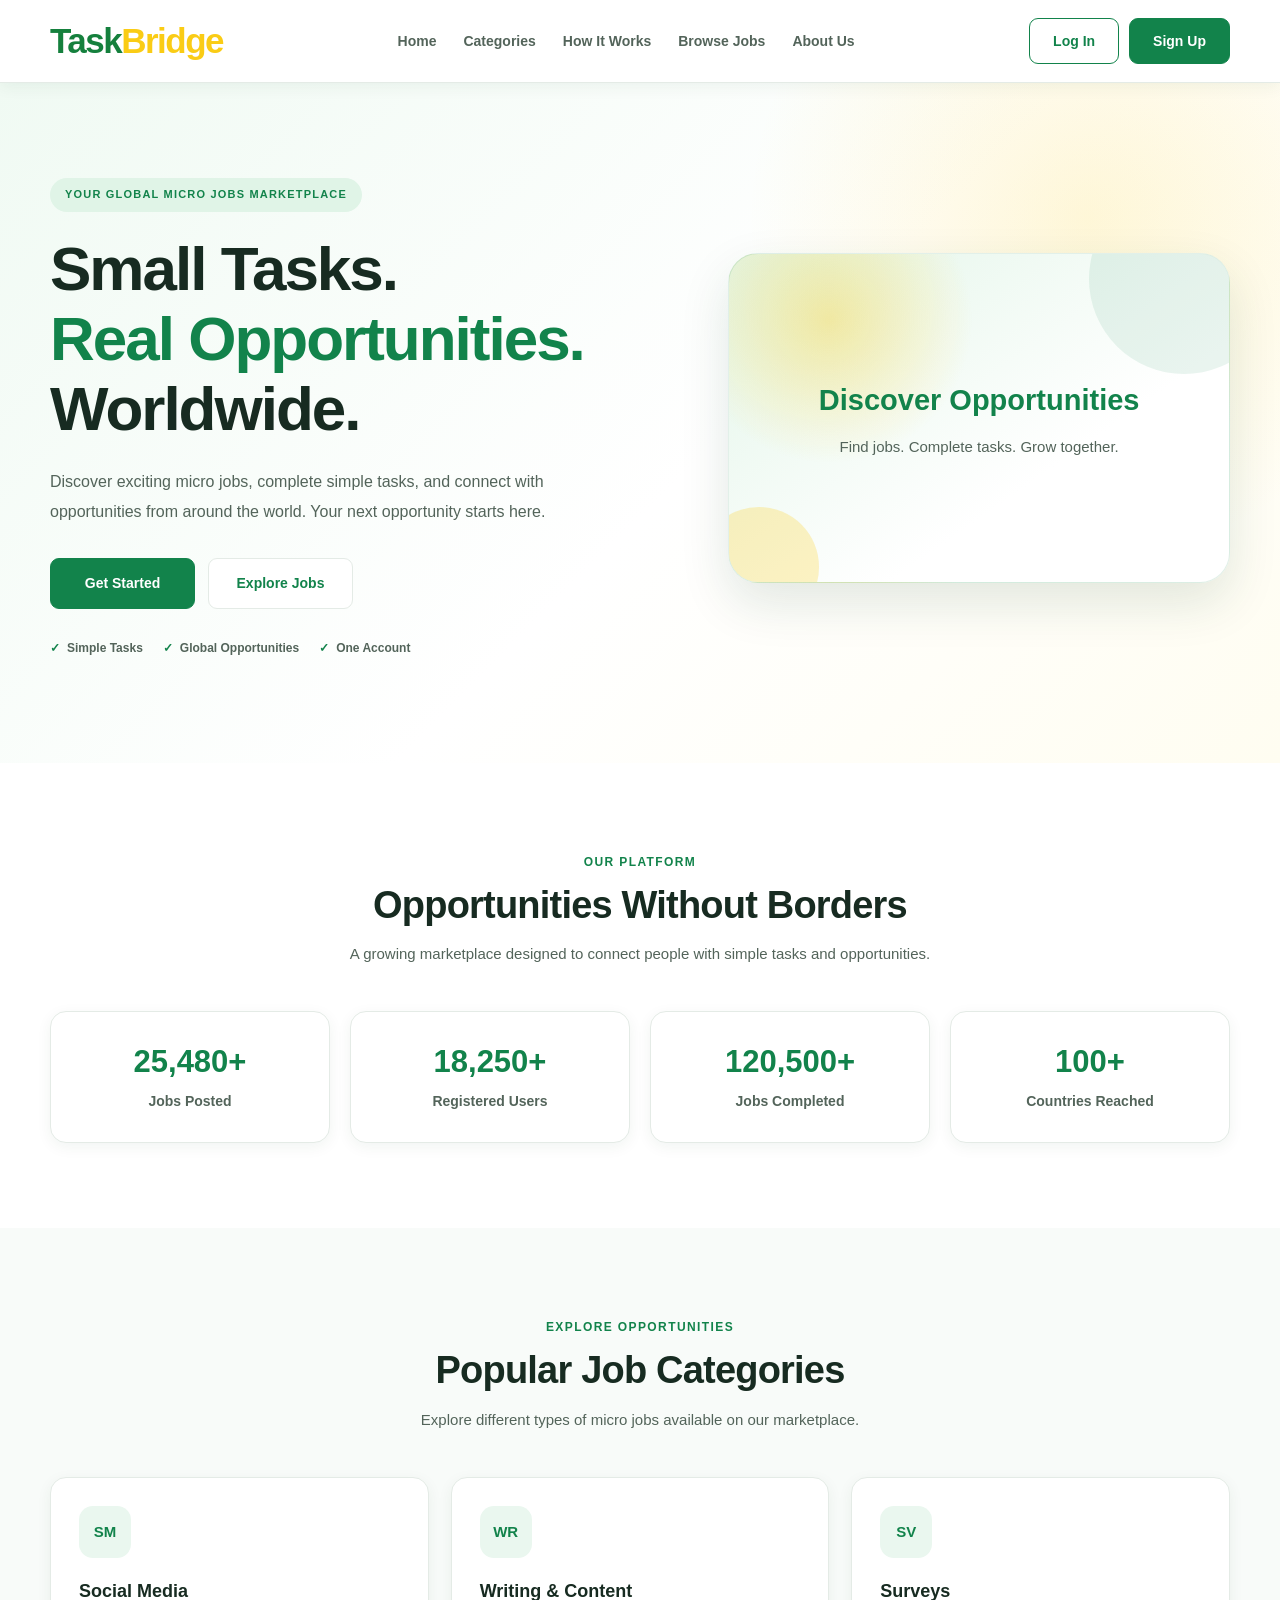
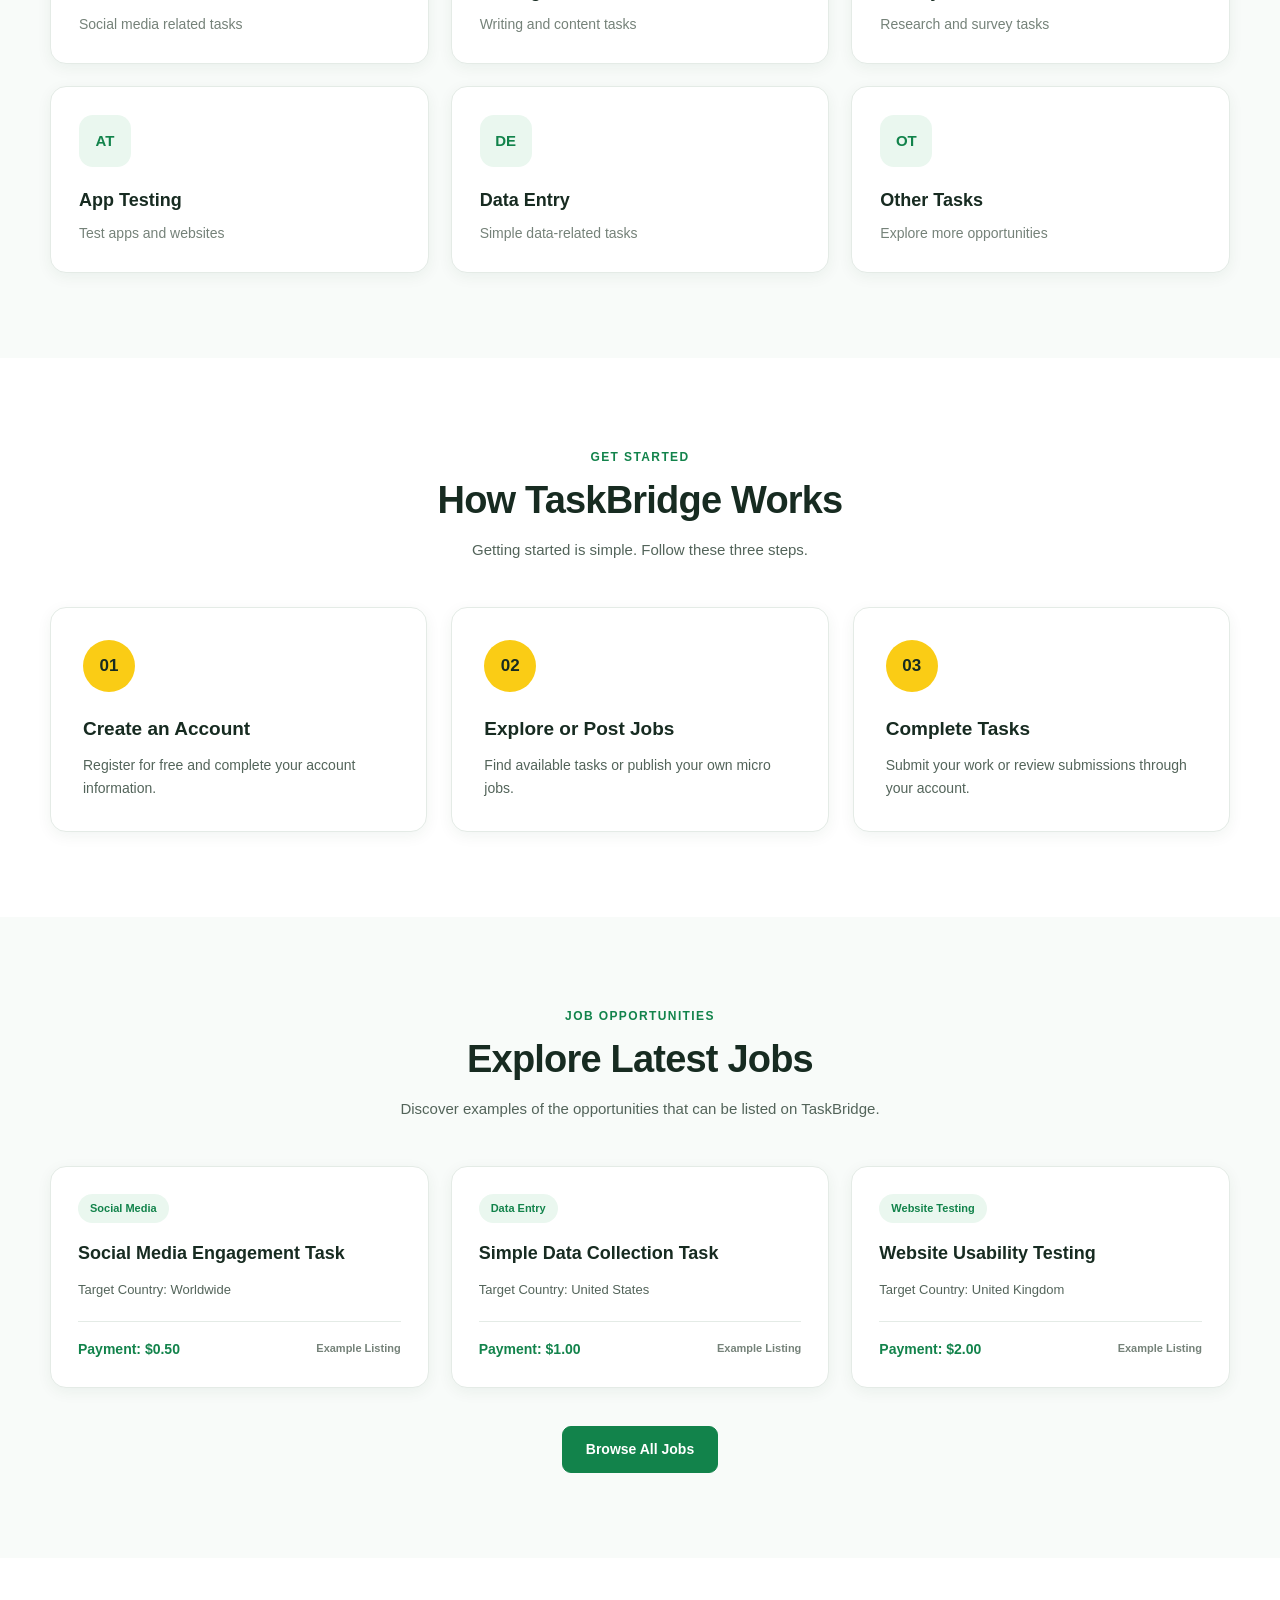
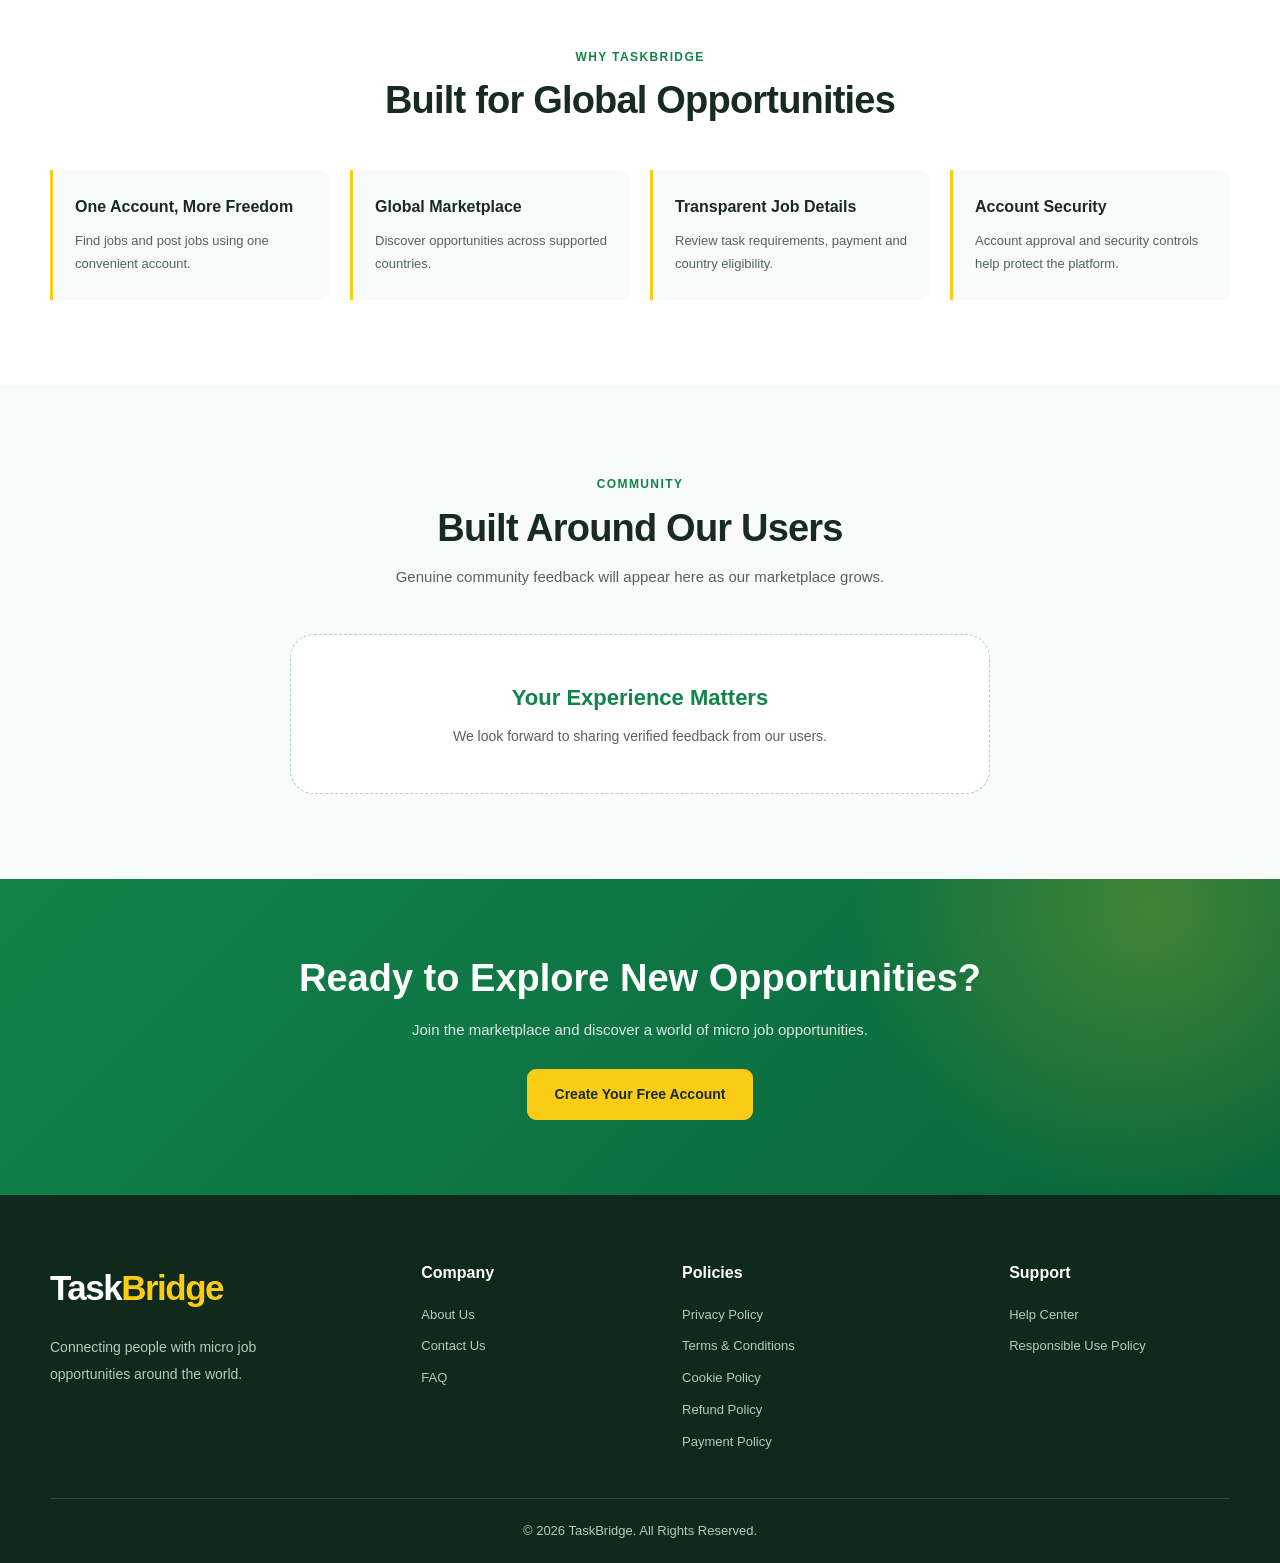
<file: index.html>
<!DOCTYPE html>
<html lang="en">
<head>
    <meta charset="UTF-8">
    <meta name="viewport" content="width=device-width, initial-scale=1.0">

    <title>TaskBridge - Global Micro Jobs Marketplace</title>

    <meta name="description"
          content="Discover micro jobs, complete tasks, and connect with people worldwide on TaskBridge.">

    <link rel="stylesheet" href="./style.css">
    <link rel="stylesheet" href="./register.css">
    <link rel="stylesheet" href="./login.css">
</head>

<body>

    <!-- ================= HEADER ================= -->

    <header class="site-header">

        <div class="container header-content">

            <a href="index.html" class="logo">
                Task<span>Bridge</span>
            </a>

            <nav class="main-navigation">
                <a href="#home">Home</a>
                <a href="#categories">Categories</a>
                <a href="#how-it-works">How It Works</a>
                <a href="#latest-jobs">Browse Jobs</a>
                <a href="#about">About Us</a>
            </nav>

            <div class="header-actions">
                <a href="login.html" class="btn btn-login">Log In</a>
                <a href="register.html" class="btn btn-signup">Sign Up</a>
            </div>

        </div>

    </header>


    <!-- ================= HERO SECTION ================= -->

    <main>

        <section class="hero-section" id="home">

            <div class="container hero-content">

                <div class="hero-text">

                    <span class="hero-label">
                        YOUR GLOBAL MICRO JOBS MARKETPLACE
                    </span>

                    <h1>
                        Small Tasks.
                        <span>Real Opportunities.</span>
                        Worldwide.
                    </h1>

                    <p>
                        Discover exciting micro jobs, complete simple tasks,
                        and connect with opportunities from around the world.
                        Your next opportunity starts here.
                    </p>

                    <div class="hero-buttons">
                        <a href="register.html" class="btn btn-primary">
                            Get Started
                        </a>

                        <a href="#latest-jobs" class="btn btn-secondary">
                            Explore Jobs
                        </a>
                    </div>

                    <div class="hero-trust">
                        <span>Simple Tasks</span>
                        <span>Global Opportunities</span>
                        <span>One Account</span>
                    </div>

                </div>

                <div class="hero-visual">
                    <!-- Hero illustration will be added with CSS or SVG later -->
                    <div class="hero-placeholder">
                        <h3>Discover Opportunities</h3>
                        <p>Find jobs. Complete tasks. Grow together.</p>
                    </div>
                </div>

            </div>

        </section>


        <!-- ================= STATISTICS ================= -->

        <section class="statistics-section">

            <div class="container">

                <div class="section-heading">
                    <span>OUR PLATFORM</span>
                    <h2>Opportunities Without Borders</h2>
                    <p>
                        A growing marketplace designed to connect people
                        with simple tasks and opportunities.
                    </p>
                </div>

                <div class="statistics-grid">

                    <div class="stat-card">
                        <h3>25,480+</h3>
                        <p>Jobs Posted</p>
                    </div>

                    <div class="stat-card">
                        <h3>18,250+</h3>
                        <p>Registered Users</p>
                    </div>

                    <div class="stat-card">
                        <h3>120,500+</h3>
                        <p>Jobs Completed</p>
                    </div>

                    <div class="stat-card">
                        <h3>100+</h3>
                        <p>Countries Reached</p>
                    </div>

                </div>

                <!--
                    DEMO CONTENT:
                    These figures are illustrative design values only.
                    Replace them with real database statistics before launch.
                -->

            </div>

        </section>


        <!-- ================= CATEGORIES ================= -->

        <section class="categories-section" id="categories">

            <div class="container">

                <div class="section-heading">
                    <span>EXPLORE OPPORTUNITIES</span>
                    <h2>Popular Job Categories</h2>
                    <p>
                        Explore different types of micro jobs
                        available on our marketplace.
                    </p>
                </div>

                <div class="categories-grid">

                    <a href="jobs.html?category=social-media"
                       class="category-card">
                        <div class="category-icon">SM</div>
                        <h3>Social Media</h3>
                        <p>Social media related tasks</p>
                    </a>

                    <a href="jobs.html?category=writing"
                       class="category-card">
                        <div class="category-icon">WR</div>
                        <h3>Writing & Content</h3>
                        <p>Writing and content tasks</p>
                    </a>

                    <a href="jobs.html?category=surveys"
                       class="category-card">
                        <div class="category-icon">SV</div>
                        <h3>Surveys</h3>
                        <p>Research and survey tasks</p>
                    </a>

                    <a href="jobs.html?category=app-testing"
                       class="category-card">
                        <div class="category-icon">AT</div>
                        <h3>App Testing</h3>
                        <p>Test apps and websites</p>
                    </a>

                    <a href="jobs.html?category=data-entry"
                       class="category-card">
                        <div class="category-icon">DE</div>
                        <h3>Data Entry</h3>
                        <p>Simple data-related tasks</p>
                    </a>

                    <a href="jobs.html?category=other"
                       class="category-card">
                        <div class="category-icon">OT</div>
                        <h3>Other Tasks</h3>
                        <p>Explore more opportunities</p>
                    </a>

                </div>

            </div>

        </section>


        <!-- ================= HOW IT WORKS ================= -->

        <section class="how-it-works-section" id="how-it-works">

            <div class="container">

                <div class="section-heading">
                    <span>GET STARTED</span>
                    <h2>How TaskBridge Works</h2>
                    <p>
                        Getting started is simple.
                        Follow these three steps.
                    </p>
                </div>

                <div class="steps-grid">

                    <div class="step-card">
                        <span class="step-number">01</span>
                        <h3>Create an Account</h3>
                        <p>
                            Register for free and complete
                            your account information.
                        </p>
                    </div>

                    <div class="step-card">
                        <span class="step-number">02</span>
                        <h3>Explore or Post Jobs</h3>
                        <p>
                            Find available tasks or publish
                            your own micro jobs.
                        </p>
                    </div>

                    <div class="step-card">
                        <span class="step-number">03</span>
                        <h3>Complete Tasks</h3>
                        <p>
                            Submit your work or review
                            submissions through your account.
                        </p>
                    </div>

                </div>

            </div>

        </section>


        <!-- ================= LATEST JOBS ================= -->

        <section class="latest-jobs-section" id="latest-jobs">

            <div class="container">

                <div class="section-heading">
                    <span>JOB OPPORTUNITIES</span>
                    <h2>Explore Latest Jobs</h2>
                    <p>
                        Discover examples of the opportunities
                        that can be listed on TaskBridge.
                    </p>
                </div>

                <div class="jobs-grid">

                    <article class="job-card">
                        <span class="job-category">Social Media</span>
                        <h3>Social Media Engagement Task</h3>
                        <p>Target Country: Worldwide</p>
                        <div class="job-details">
                            <span>Payment: $0.50</span>
                            <span>Example Listing</span>
                        </div>
                    </article>

                    <article class="job-card">
                        <span class="job-category">Data Entry</span>
                        <h3>Simple Data Collection Task</h3>
                        <p>Target Country: United States</p>
                        <div class="job-details">
                            <span>Payment: $1.00</span>
                            <span>Example Listing</span>
                        </div>
                    </article>

                    <article class="job-card">
                        <span class="job-category">Website Testing</span>
                        <h3>Website Usability Testing</h3>
                        <p>Target Country: United Kingdom</p>
                        <div class="job-details">
                            <span>Payment: $2.00</span>
                            <span>Example Listing</span>
                        </div>
                    </article>

                </div>

                <div class="center-button">
                    <a href="jobs.html" class="btn btn-primary">
                        Browse All Jobs
                    </a>
                </div>

                <!--
                    EXAMPLE LISTINGS:
                    Replace these cards with approved jobs from the database.
                -->

            </div>

        </section>


        <!-- ================= WHY CHOOSE US ================= -->

        <section class="why-choose-section" id="about">

            <div class="container">

                <div class="section-heading">
                    <span>WHY TASKBRIDGE</span>
                    <h2>Built for Global Opportunities</h2>
                </div>

                <div class="features-grid">

                    <div class="feature-card">
                        <h3>One Account, More Freedom</h3>
                        <p>
                            Find jobs and post jobs using
                            one convenient account.
                        </p>
                    </div>

                    <div class="feature-card">
                        <h3>Global Marketplace</h3>
                        <p>
                            Discover opportunities across
                            supported countries.
                        </p>
                    </div>

                    <div class="feature-card">
                        <h3>Transparent Job Details</h3>
                        <p>
                            Review task requirements,
                            payment and country eligibility.
                        </p>
                    </div>

                    <div class="feature-card">
                        <h3>Account Security</h3>
                        <p>
                            Account approval and security
                            controls help protect the platform.
                        </p>
                    </div>

                </div>

            </div>

        </section>


        <!-- ================= TESTIMONIALS ================= -->

        <section class="testimonials-section">

            <div class="container">

                <div class="section-heading">
                    <span>COMMUNITY</span>
                    <h2>Built Around Our Users</h2>
                    <p>
                        Genuine community feedback will appear here
                        as our marketplace grows.
                    </p>
                </div>

                <div class="testimonial-placeholder">
                    <h3>Your Experience Matters</h3>
                    <p>
                        We look forward to sharing verified
                        feedback from our users.
                    </p>
                </div>

            </div>

        </section>


        <!-- ================= CALL TO ACTION ================= -->

        <section class="cta-section">

            <div class="container">

                <h2>Ready to Explore New Opportunities?</h2>

                <p>
                    Join the marketplace and discover
                    a world of micro job opportunities.
                </p>

                <a href="register.html" class="btn btn-cta">
                    Create Your Free Account
                </a>

            </div>

        </section>

    </main>


    <!-- ================= FOOTER ================= -->

    <footer class="site-footer">

        <div class="container">

            <div class="footer-grid">

                <div class="footer-about">
                    <a href="index.html" class="logo">
                        Task<span>Bridge</span>
                    </a>

                    <p>
                        Connecting people with micro job
                        opportunities around the world.
                    </p>
                </div>


                <div class="footer-links">
                    <h3>Company</h3>
                    <a href="about.html">About Us</a>
                    <a href="contact.html">Contact Us</a>
                    <a href="faq.html">FAQ</a>
                </div>


                <div class="footer-links">
                    <h3>Policies</h3>
                    <a href="privacy.html">Privacy Policy</a>
                    <a href="terms.html">Terms & Conditions</a>
                    <a href="cookies.html">Cookie Policy</a>
                    <a href="refund.html">Refund Policy</a>
                    <a href="payment-policy.html">Payment Policy</a>
                </div>


                <div class="footer-links">
                    <h3>Support</h3>
                    <a href="help.html">Help Center</a>
                    <a href="responsible-use.html">Responsible Use Policy</a>
                </div>

            </div>

            <div class="footer-bottom">
                <p>
                    &copy; <span id="current-year">2026</span>
                    TaskBridge. All Rights Reserved.
                </p>
            </div>

        </div>

    </footer>


    <!-- ================= JAVASCRIPT ================= -->

    <script src="script.js"></script>
    <script src="./register.js"></script>

</body>
</html>
</file>
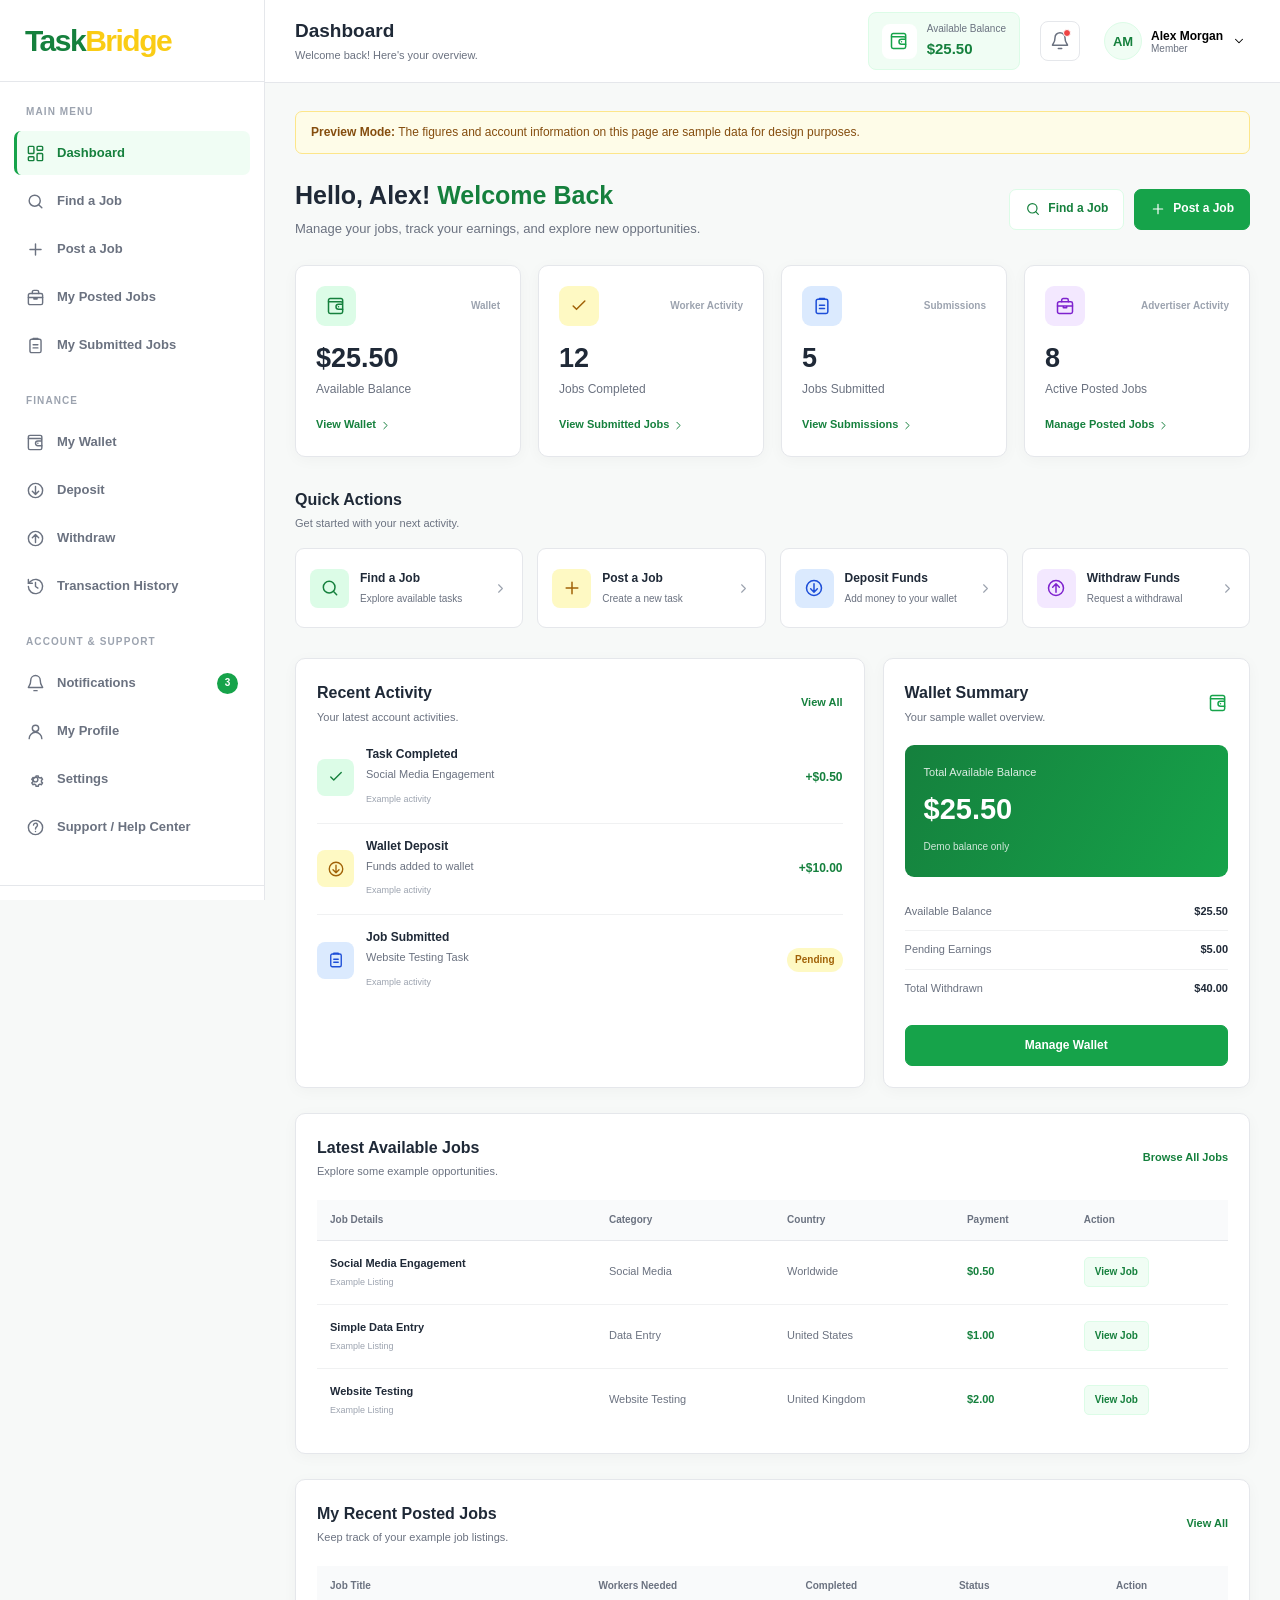
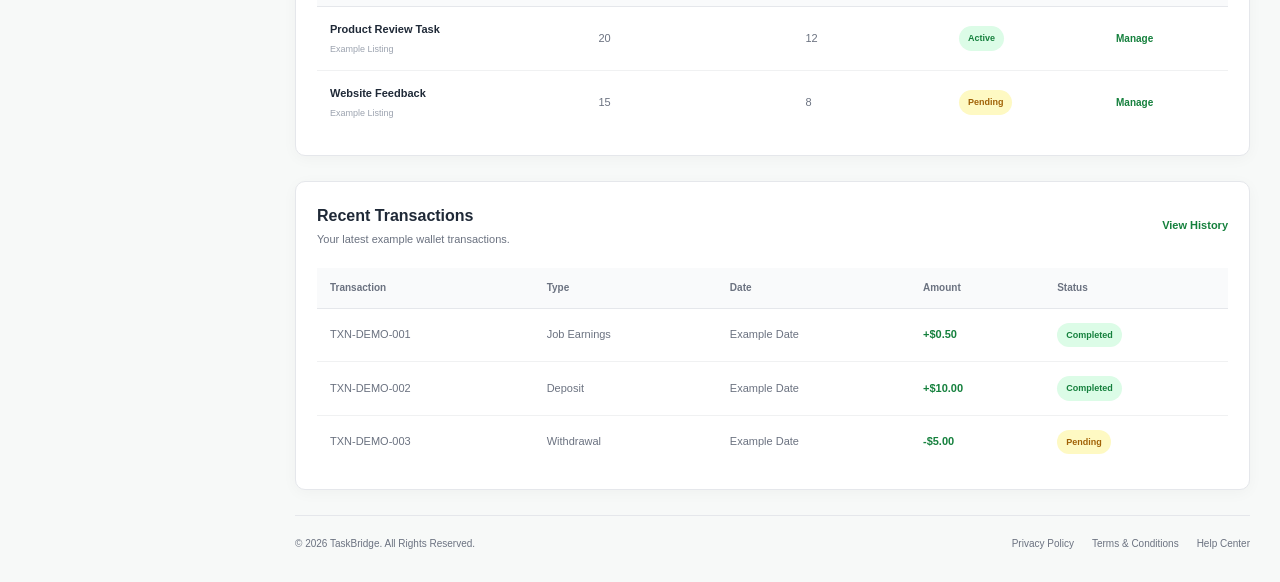
<file: dashboard.html>
<!DOCTYPE html>
<html lang="en">

<head>
    <meta charset="UTF-8">
    <meta name="viewport" content="width=device-width, initial-scale=1.0">

    <title>Dashboard - TaskBridge</title>

    <meta
        name="description"
        content="Manage your jobs, earnings, wallet, and account on TaskBridge."
    >

    <!-- Dashboard CSS -->
    <link rel="stylesheet" href="./dashboard.css">
</head>

<body>

    <!-- SVG ICON LIBRARY -->
    <svg xmlns="http://www.w3.org/2000/svg" style="display: none;">

        <symbol id="icon-dashboard" viewBox="0 0 24 24">
            <rect x="3" y="3" width="7" height="9" rx="1"/>
            <rect x="14" y="3" width="7" height="5" rx="1"/>
            <rect x="14" y="12" width="7" height="9" rx="1"/>
            <rect x="3" y="16" width="7" height="5" rx="1"/>
        </symbol>

        <symbol id="icon-search" viewBox="0 0 24 24">
            <circle cx="11" cy="11" r="7"/>
            <path d="m20 20-4-4"/>
        </symbol>

        <symbol id="icon-plus" viewBox="0 0 24 24">
            <path d="M12 5v14M5 12h14"/>
        </symbol>

        <symbol id="icon-briefcase" viewBox="0 0 24 24">
            <rect x="3" y="7" width="18" height="14" rx="2"/>
            <path d="M8 7V5a2 2 0 0 1 2-2h4a2 2 0 0 1 2 2v2M3 12h18M10 12v2h4v-2"/>
        </symbol>

        <symbol id="icon-clipboard" viewBox="0 0 24 24">
            <rect x="5" y="4" width="14" height="17" rx="2"/>
            <path d="M9 4V3h6v1M9 11h6M9 15h6"/>
        </symbol>

        <symbol id="icon-wallet" viewBox="0 0 24 24">
            <path d="M20 8V5a2 2 0 0 0-2-2H5a2 2 0 0 0-2 2v14a2 2 0 0 0 2 2h13a2 2 0 0 0 2-2v-3"/>
            <path d="M3 7h15a2 2 0 0 1 2 2v7h-5a3 3 0 0 1 0-6h5"/>
            <path d="M15 13h.01"/>
        </symbol>

        <symbol id="icon-arrow-down" viewBox="0 0 24 24">
            <circle cx="12" cy="12" r="9"/>
            <path d="M12 7v10m-4-4 4 4 4-4"/>
        </symbol>

        <symbol id="icon-arrow-up" viewBox="0 0 24 24">
            <circle cx="12" cy="12" r="9"/>
            <path d="M12 17V7m-4 4 4-4 4 4"/>
        </symbol>

        <symbol id="icon-history" viewBox="0 0 24 24">
            <path d="M3 12a9 9 0 1 0 3-6.7L3 8"/>
            <path d="M3 3v5h5m4-1v5l3 2"/>
        </symbol>

        <symbol id="icon-bell" viewBox="0 0 24 24">
            <path d="M18 8a6 6 0 0 0-12 0c0 7-3 7-3 9h18c0-2-3-2-3-9"/>
            <path d="M10 21h4"/>
        </symbol>

        <symbol id="icon-user" viewBox="0 0 24 24">
            <circle cx="12" cy="8" r="4"/>
            <path d="M4 21a8 8 0 0 1 16 0"/>
        </symbol>

        <symbol id="icon-settings" viewBox="0 0 24 24">
            <circle cx="12" cy="12" r="3"/>
            <path d="m19.4 15 .1.1 1.4 1.1-1.4 2.4-1.7-.7a8 8 0 0 1-2 .9l-.3 1.8h-2.8l-.3-1.8a8 8 0 0 1-2-.9l-1.7.7-1.4-2.4 1.4-1.1a8 8 0 0 1 0-2.1l-1.4-1.1 1.4-2.4 1.7.7a8 8 0 0 1 2-.9l.3-1.8h2.8l.3 1.8a8 8 0 0 1 2 .9l1.7-.7 1.4 2.4-1.4 1.1a8 8 0 0 1 0 2.1z"/>
        </symbol>

        <symbol id="icon-support" viewBox="0 0 24 24">
            <circle cx="12" cy="12" r="9"/>
            <path d="M9.5 9a2.5 2.5 0 1 1 4.3 1.7c-1.1 1.1-1.8 1.3-1.8 3.3M12 17h.01"/>
        </symbol>

        <symbol id="icon-logout" viewBox="0 0 24 24">
            <path d="M10 17l5-5-5-5m5 5H3"/>
            <path d="M12 3h6a2 2 0 0 1 2 2v14a2 2 0 0 1-2 2h-6"/>
        </symbol>

        <symbol id="icon-menu" viewBox="0 0 24 24">
            <path d="M4 6h16M4 12h16M4 18h16"/>
        </symbol>

        <symbol id="icon-close" viewBox="0 0 24 24">
            <path d="m18 6-12 12M6 6l12 12"/>
        </symbol>

        <symbol id="icon-chevron" viewBox="0 0 24 24">
            <path d="m9 18 6-6-6-6"/>
        </symbol>

        <symbol id="icon-more" viewBox="0 0 24 24">
            <circle cx="5" cy="12" r="1"/>
            <circle cx="12" cy="12" r="1"/>
            <circle cx="19" cy="12" r="1"/>
        </symbol>

        <symbol id="icon-clock" viewBox="0 0 24 24">
            <circle cx="12" cy="12" r="9"/>
            <path d="M12 7v5l3 2"/>
        </symbol>

        <symbol id="icon-check" viewBox="0 0 24 24">
            <path d="m5 12 4 4L19 6"/>
        </symbol>

        <symbol id="icon-trending" viewBox="0 0 24 24">
            <path d="m3 17 6-6 4 4 8-9"/>
            <path d="M15 6h6v6"/>
        </symbol>

        <symbol id="icon-globe" viewBox="0 0 24 24">
            <circle cx="12" cy="12" r="9"/>
            <path d="M3 12h18M12 3a15 15 0 0 1 0 18M12 3a15 15 0 0 0 0 18"/>
        </symbol>

    </svg>


    <!-- MOBILE SIDEBAR OVERLAY -->
    <div class="sidebar-overlay" id="sidebarOverlay"></div>


    <!-- DASHBOARD LAYOUT -->
    <div class="dashboard-layout">


        <!-- =====================================
             LEFT SIDEBAR
        ====================================== -->

        <aside class="sidebar" id="sidebar">

            <!-- Sidebar Brand -->
            <div class="sidebar-brand">

                <a href="index.html" class="brand-logo">
                    Task<span>Bridge</span>
                </a>

                <button
                    type="button"
                    class="sidebar-close"
                    id="sidebarClose"
                    aria-label="Close navigation menu"
                >
                    <svg class="icon">
                        <use href="#icon-close"></use>
                    </svg>
                </button>

            </div>


            <!-- Sidebar Navigation -->
            <nav class="sidebar-navigation">

                <!-- Main Menu -->
                <div class="nav-section">

                    <p class="nav-section-title">MAIN MENU</p>

                    <a href="dashboard.html" class="nav-link active">
                        <svg class="icon">
                            <use href="#icon-dashboard"></use>
                        </svg>
                        <span>Dashboard</span>
                    </a>

                    <a href="find-job.html" class="nav-link">
                        <svg class="icon">
                            <use href="#icon-search"></use>
                        </svg>
                        <span>Find a Job</span>
                    </a>

                    <a href="post-job.html" class="nav-link">
                        <svg class="icon">
                            <use href="#icon-plus"></use>
                        </svg>
                        <span>Post a Job</span>
                    </a>

                    <a href="my-posted-jobs.html" class="nav-link">
                        <svg class="icon">
                            <use href="#icon-briefcase"></use>
                        </svg>
                        <span>My Posted Jobs</span>
                    </a>

                    <a href="my-submitted-jobs.html" class="nav-link">
                        <svg class="icon">
                            <use href="#icon-clipboard"></use>
                        </svg>
                        <span>My Submitted Jobs</span>
                    </a>

                </div>


                <!-- Finance Menu -->
                <div class="nav-section">

                    <p class="nav-section-title">FINANCE</p>

                    <a href="wallet.html" class="nav-link">
                        <svg class="icon">
                            <use href="#icon-wallet"></use>
                        </svg>
                        <span>My Wallet</span>
                    </a>

                    <a href="deposit.html" class="nav-link">
                        <svg class="icon">
                            <use href="#icon-arrow-down"></use>
                        </svg>
                        <span>Deposit</span>
                    </a>

                    <a href="withdraw.html" class="nav-link">
                        <svg class="icon">
                            <use href="#icon-arrow-up"></use>
                        </svg>
                        <span>Withdraw</span>
                    </a>

                    <a href="transactions.html" class="nav-link">
                        <svg class="icon">
                            <use href="#icon-history"></use>
                        </svg>
                        <span>Transaction History</span>
                    </a>

                </div>


                <!-- Account Menu -->
                <div class="nav-section">

                    <p class="nav-section-title">ACCOUNT & SUPPORT</p>

                    <a href="notifications.html" class="nav-link">
                        <svg class="icon">
                            <use href="#icon-bell"></use>
                        </svg>
                        <span>Notifications</span>
                        <span class="nav-badge">3</span>
                    </a>

                    <a href="profile.html" class="nav-link">
                        <svg class="icon">
                            <use href="#icon-user"></use>
                        </svg>
                        <span>My Profile</span>
                    </a>

                    <a href="settings.html" class="nav-link">
                        <svg class="icon">
                            <use href="#icon-settings"></use>
                        </svg>
                        <span>Settings</span>
                    </a>

                    <a href="support.html" class="nav-link">
                        <svg class="icon">
                            <use href="#icon-support"></use>
                        </svg>
                        <span>Support / Help Center</span>
                    </a>

                </div>

            </nav>


            <!-- Sidebar Bottom -->
            <div class="sidebar-bottom">

                <div class="sidebar-help-card">

                    <div class="help-icon">
                        <svg class="icon">
                            <use href="#icon-support"></use>
                        </svg>
                    </div>

                    <h4>Need Help?</h4>

                    <p>
                        Our support team is here to help you.
                    </p>

                    <a href="support.html">
                        Get Support
                        <svg class="icon">
                            <use href="#icon-chevron"></use>
                        </svg>
                    </a>

                </div>

                <a href="logout.html" class="nav-link logout-link">
                    <svg class="icon">
                        <use href="#icon-logout"></use>
                    </svg>
                    <span>Log Out</span>
                </a>

            </div>

        </aside>



        <!-- =====================================
             MAIN AREA
        ====================================== -->

        <div class="main-area">


            <!-- =================================
                 TOP HEADER
            ================================== -->

            <header class="top-header">

                <div class="header-left">

                    <button
                        type="button"
                        class="menu-toggle"
                        id="menuToggle"
                        aria-label="Open navigation menu"
                        aria-expanded="false"
                    >
                        <svg class="icon">
                            <use href="#icon-menu"></use>
                        </svg>
                    </button>

                    <div class="header-welcome">
                        <h2>Dashboard</h2>
                        <p>Welcome back! Here's your overview.</p>
                    </div>

                </div>


                <div class="header-right">

                    <!-- Wallet Balance -->
                    <a href="wallet.html" class="header-balance">

                        <span class="balance-icon">
                            <svg class="icon">
                                <use href="#icon-wallet"></use>
                            </svg>
                        </span>

                        <span class="balance-details">
                            <small>Available Balance</small>
                            <strong>$25.50</strong>
                        </span>

                    </a>


                    <!-- Notifications -->
                    <div class="header-dropdown notification-dropdown">

                        <button
                            type="button"
                            class="header-icon-button"
                            id="notificationToggle"
                            aria-label="Notifications"
                            aria-expanded="false"
                        >
                            <svg class="icon">
                                <use href="#icon-bell"></use>
                            </svg>

                            <span class="notification-dot"></span>
                        </button>

                        <div
                            class="dropdown-menu notification-menu"
                            id="notificationMenu"
                        >

                            <div class="dropdown-heading">
                                <h3>Notifications</h3>
                                <a href="notifications.html">
                                    View All
                                </a>
                            </div>

                            <div class="notification-item">
                                <span class="notification-status success"></span>

                                <div>
                                    <strong>Welcome to TaskBridge</strong>
                                    <p>Your account dashboard is ready.</p>
                                    <small>Example notification</small>
                                </div>
                            </div>

                            <div class="notification-item">
                                <span class="notification-status info"></span>

                                <div>
                                    <strong>Explore New Jobs</strong>
                                    <p>Discover tasks that match your interests.</p>
                                    <small>Example notification</small>
                                </div>
                            </div>

                            <div class="notification-item">
                                <span class="notification-status warning"></span>

                                <div>
                                    <strong>Complete Your Profile</strong>
                                    <p>Add your information to your profile.</p>
                                    <small>Example notification</small>
                                </div>
                            </div>

                        </div>

                    </div>


                    <!-- Profile Dropdown -->
                    <div class="header-dropdown profile-dropdown">

                        <button
                            type="button"
                            class="profile-toggle"
                            id="profileToggle"
                            aria-expanded="false"
                        >

                            <span class="profile-avatar">AM</span>

                            <span class="profile-details">
                                <strong>Alex Morgan</strong>
                                <small>Member</small>
                            </span>

                            <svg class="icon profile-chevron">
                                <use href="#icon-chevron"></use>
                            </svg>

                        </button>


                        <div
                            class="dropdown-menu profile-menu"
                            id="profileMenu"
                        >

                            <a href="profile.html">
                                <svg class="icon">
                                    <use href="#icon-user"></use>
                                </svg>
                                My Profile
                            </a>

                            <a href="settings.html">
                                <svg class="icon">
                                    <use href="#icon-settings"></use>
                                </svg>
                                Settings
                            </a>

                            <a href="support.html">
                                <svg class="icon">
                                    <use href="#icon-support"></use>
                                </svg>
                                Help Center
                            </a>

                            <a href="logout.html" class="dropdown-logout">
                                <svg class="icon">
                                    <use href="#icon-logout"></use>
                                </svg>
                                Log Out
                            </a>

                        </div>

                    </div>

                </div>

            </header>



            <!-- =================================
                 DASHBOARD CONTENT
            ================================== -->

            <main class="dashboard-content">


                <!-- Demo Data Notice -->
                <div class="demo-notice">
                    <strong>Preview Mode:</strong>
                    The figures and account information on this page
                    are sample data for design purposes.
                </div>


                <!-- Welcome Section -->
                <section class="welcome-section">

                    <div class="welcome-text">
                        <h1>Hello, Alex! <span>Welcome Back</span></h1>

                        <p>
                            Manage your jobs, track your earnings,
                            and explore new opportunities.
                        </p>
                    </div>

                    <div class="welcome-actions">

                        <a href="find-job.html" class="button button-outline">
                            <svg class="icon">
                                <use href="#icon-search"></use>
                            </svg>
                            Find a Job
                        </a>

                        <a href="post-job.html" class="button button-primary">
                            <svg class="icon">
                                <use href="#icon-plus"></use>
                            </svg>
                            Post a Job
                        </a>

                    </div>

                </section>



                <!-- =================================
                     STATISTICS CARDS
                ================================== -->

                <section class="statistics-grid">

                    <!-- Balance Card -->
                    <article class="stat-card balance-card">

                        <div class="stat-card-top">
                            <span class="stat-icon green-icon">
                                <svg class="icon">
                                    <use href="#icon-wallet"></use>
                                </svg>
                            </span>

                            <span class="stat-label">Wallet</span>
                        </div>

                        <h3>$25.50</h3>

                        <p>Available Balance</p>

                        <a href="wallet.html" class="stat-link">
                            View Wallet
                            <svg class="icon">
                                <use href="#icon-chevron"></use>
                            </svg>
                        </a>

                    </article>


                    <!-- Completed Jobs -->
                    <article class="stat-card">

                        <div class="stat-card-top">
                            <span class="stat-icon yellow-icon">
                                <svg class="icon">
                                    <use href="#icon-check"></use>
                                </svg>
                            </span>

                            <span class="stat-label">Worker Activity</span>
                        </div>

                        <h3>12</h3>

                        <p>Jobs Completed</p>

                        <a href="my-submitted-jobs.html" class="stat-link">
                            View Submitted Jobs
                            <svg class="icon">
                                <use href="#icon-chevron"></use>
                            </svg>
                        </a>

                    </article>


                    <!-- Submitted Jobs -->
                    <article class="stat-card">

                        <div class="stat-card-top">
                            <span class="stat-icon blue-icon">
                                <svg class="icon">
                                    <use href="#icon-clipboard"></use>
                                </svg>
                            </span>

                            <span class="stat-label">Submissions</span>
                        </div>

                        <h3>5</h3>

                        <p>Jobs Submitted</p>

                        <a href="my-submitted-jobs.html" class="stat-link">
                            View Submissions
                            <svg class="icon">
                                <use href="#icon-chevron"></use>
                            </svg>
                        </a>

                    </article>


                    <!-- Posted Jobs -->
                    <article class="stat-card">

                        <div class="stat-card-top">
                            <span class="stat-icon purple-icon">
                                <svg class="icon">
                                    <use href="#icon-briefcase"></use>
                                </svg>
                            </span>

                            <span class="stat-label">Advertiser Activity</span>
                        </div>

                        <h3>8</h3>

                        <p>Active Posted Jobs</p>

                        <a href="my-posted-jobs.html" class="stat-link">
                            Manage Posted Jobs
                            <svg class="icon">
                                <use href="#icon-chevron"></use>
                            </svg>
                        </a>

                    </article>

                </section>



                <!-- =================================
                     QUICK ACTIONS
                ================================== -->

                <section class="quick-actions-section">

                    <div class="section-heading">
                        <div>
                            <h2>Quick Actions</h2>
                            <p>Get started with your next activity.</p>
                        </div>
                    </div>


                    <div class="quick-actions-grid">

                        <a href="find-job.html" class="quick-action-card">

                            <span class="quick-action-icon green-icon">
                                <svg class="icon">
                                    <use href="#icon-search"></use>
                                </svg>
                            </span>

                            <span>
                                <strong>Find a Job</strong>
                                <small>Explore available tasks</small>
                            </span>

                            <svg class="icon action-arrow">
                                <use href="#icon-chevron"></use>
                            </svg>

                        </a>


                        <a href="post-job.html" class="quick-action-card">

                            <span class="quick-action-icon yellow-icon">
                                <svg class="icon">
                                    <use href="#icon-plus"></use>
                                </svg>
                            </span>

                            <span>
                                <strong>Post a Job</strong>
                                <small>Create a new task</small>
                            </span>

                            <svg class="icon action-arrow">
                                <use href="#icon-chevron"></use>
                            </svg>

                        </a>


                        <a href="deposit.html" class="quick-action-card">

                            <span class="quick-action-icon blue-icon">
                                <svg class="icon">
                                    <use href="#icon-arrow-down"></use>
                                </svg>
                            </span>

                            <span>
                                <strong>Deposit Funds</strong>
                                <small>Add money to your wallet</small>
                            </span>

                            <svg class="icon action-arrow">
                                <use href="#icon-chevron"></use>
                            </svg>

                        </a>


                        <a href="withdraw.html" class="quick-action-card">

                            <span class="quick-action-icon purple-icon">
                                <svg class="icon">
                                    <use href="#icon-arrow-up"></use>
                                </svg>
                            </span>

                            <span>
                                <strong>Withdraw Funds</strong>
                                <small>Request a withdrawal</small>
                            </span>

                            <svg class="icon action-arrow">
                                <use href="#icon-chevron"></use>
                            </svg>

                        </a>

                    </div>

                </section>



                <!-- =================================
                     RECENT ACTIVITY + WALLET
                ================================== -->

                <section class="dashboard-two-column">

                    <!-- Recent Activity -->
                    <div class="content-panel activity-panel">

                        <div class="panel-heading">

                            <div>
                                <h2>Recent Activity</h2>
                                <p>Your latest account activities.</p>
                            </div>

                            <a href="notifications.html" class="view-all-link">
                                View All
                            </a>

                        </div>


                        <div class="activity-list">

                            <div class="activity-item">

                                <span class="activity-icon green-icon">
                                    <svg class="icon">
                                        <use href="#icon-check"></use>
                                    </svg>
                                </span>

                                <div class="activity-details">
                                    <strong>Task Completed</strong>
                                    <p>Social Media Engagement</p>
                                    <small>Example activity</small>
                                </div>

                                <span class="activity-amount positive">
                                    +$0.50
                                </span>

                            </div>


                            <div class="activity-item">

                                <span class="activity-icon yellow-icon">
                                    <svg class="icon">
                                        <use href="#icon-arrow-down"></use>
                                    </svg>
                                </span>

                                <div class="activity-details">
                                    <strong>Wallet Deposit</strong>
                                    <p>Funds added to wallet</p>
                                    <small>Example activity</small>
                                </div>

                                <span class="activity-amount positive">
                                    +$10.00
                                </span>

                            </div>


                            <div class="activity-item">

                                <span class="activity-icon blue-icon">
                                    <svg class="icon">
                                        <use href="#icon-clipboard"></use>
                                    </svg>
                                </span>

                                <div class="activity-details">
                                    <strong>Job Submitted</strong>
                                    <p>Website Testing Task</p>
                                    <small>Example activity</small>
                                </div>

                                <span class="activity-status pending">
                                    Pending
                                </span>

                            </div>

                        </div>

                    </div>



                    <!-- Wallet Summary -->
                    <div class="content-panel wallet-panel">

                        <div class="panel-heading">
                            <div>
                                <h2>Wallet Summary</h2>
                                <p>Your sample wallet overview.</p>
                            </div>

                            <svg class="icon panel-heading-icon">
                                <use href="#icon-wallet"></use>
                            </svg>
                        </div>


                        <div class="wallet-total">
                            <small>Total Available Balance</small>
                            <h3>$25.50</h3>
                            <span>Demo balance only</span>
                        </div>


                        <div class="wallet-breakdown">

                            <div class="wallet-row">
                                <span>Available Balance</span>
                                <strong>$25.50</strong>
                            </div>

                            <div class="wallet-row">
                                <span>Pending Earnings</span>
                                <strong>$5.00</strong>
                            </div>

                            <div class="wallet-row">
                                <span>Total Withdrawn</span>
                                <strong>$40.00</strong>
                            </div>

                        </div>


                        <a href="wallet.html" class="button button-primary wallet-button">
                            Manage Wallet
                        </a>

                    </div>

                </section>



                <!-- =================================
                     LATEST AVAILABLE JOBS
                ================================== -->

                <section class="content-panel jobs-panel" id="latest-jobs">

                    <div class="panel-heading">

                        <div>
                            <h2>Latest Available Jobs</h2>
                            <p>Explore some example opportunities.</p>
                        </div>

                        <a href="find-job.html" class="view-all-link">
                            Browse All Jobs
                        </a>

                    </div>


                    <div class="table-responsive">

                        <table class="dashboard-table">

                            <thead>
                                <tr>
                                    <th>Job Details</th>
                                    <th>Category</th>
                                    <th>Country</th>
                                    <th>Payment</th>
                                    <th>Action</th>
                                </tr>
                            </thead>

                            <tbody>

                                <tr>
                                    <td>
                                        <div class="job-title-cell">
                                            <strong>Social Media Engagement</strong>
                                            <small>Example Listing</small>
                                        </div>
                                    </td>

                                    <td>Social Media</td>
                                    <td>Worldwide</td>
                                    <td class="payment-cell">$0.50</td>

                                    <td>
                                        <a href="find-job.html" class="small-action-button">
                                            View Job
                                        </a>
                                    </td>
                                </tr>


                                <tr>
                                    <td>
                                        <div class="job-title-cell">
                                            <strong>Simple Data Entry</strong>
                                            <small>Example Listing</small>
                                        </div>
                                    </td>

                                    <td>Data Entry</td>
                                    <td>United States</td>
                                    <td class="payment-cell">$1.00</td>

                                    <td>
                                        <a href="find-job.html" class="small-action-button">
                                            View Job
                                        </a>
                                    </td>
                                </tr>


                                <tr>
                                    <td>
                                        <div class="job-title-cell">
                                            <strong>Website Testing</strong>
                                            <small>Example Listing</small>
                                        </div>
                                    </td>

                                    <td>Website Testing</td>
                                    <td>United Kingdom</td>
                                    <td class="payment-cell">$2.00</td>

                                    <td>
                                        <a href="find-job.html" class="small-action-button">
                                            View Job
                                        </a>
                                    </td>
                                </tr>

                            </tbody>

                        </table>

                    </div>

                </section>



                <!-- =================================
                     MY POSTED JOBS
                ================================== -->

                <section class="content-panel posted-jobs-panel">

                    <div class="panel-heading">

                        <div>
                            <h2>My Recent Posted Jobs</h2>
                            <p>Keep track of your example job listings.</p>
                        </div>

                        <a href="my-posted-jobs.html" class="view-all-link">
                            View All
                        </a>

                    </div>


                    <div class="table-responsive">

                        <table class="dashboard-table">

                            <thead>
                                <tr>
                                    <th>Job Title</th>
                                    <th>Workers Needed</th>
                                    <th>Completed</th>
                                    <th>Status</th>
                                    <th>Action</th>
                                </tr>
                            </thead>

                            <tbody>

                                <tr>
                                    <td>
                                        <div class="job-title-cell">
                                            <strong>Product Review Task</strong>
                                            <small>Example Listing</small>
                                        </div>
                                    </td>

                                    <td>20</td>
                                    <td>12</td>

                                    <td>
                                        <span class="status-badge active-status">
                                            Active
                                        </span>
                                    </td>

                                    <td>
                                        <a href="my-posted-jobs.html" class="table-action-link">
                                            Manage
                                        </a>
                                    </td>
                                </tr>


                                <tr>
                                    <td>
                                        <div class="job-title-cell">
                                            <strong>Website Feedback</strong>
                                            <small>Example Listing</small>
                                        </div>
                                    </td>

                                    <td>15</td>
                                    <td>8</td>

                                    <td>
                                        <span class="status-badge pending-status">
                                            Pending
                                        </span>
                                    </td>

                                    <td>
                                        <a href="my-posted-jobs.html" class="table-action-link">
                                            Manage
                                        </a>
                                    </td>
                                </tr>

                            </tbody>

                        </table>

                    </div>

                </section>



                <!-- =================================
                     RECENT TRANSACTIONS
                ================================== -->

                <section class="content-panel transactions-panel">

                    <div class="panel-heading">

                        <div>
                            <h2>Recent Transactions</h2>
                            <p>Your latest example wallet transactions.</p>
                        </div>

                        <a href="transactions.html" class="view-all-link">
                            View History
                        </a>

                    </div>


                    <div class="table-responsive">

                        <table class="dashboard-table">

                            <thead>
                                <tr>
                                    <th>Transaction</th>
                                    <th>Type</th>
                                    <th>Date</th>
                                    <th>Amount</th>
                                    <th>Status</th>
                                </tr>
                            </thead>

                            <tbody>

                                <tr>
                                    <td>TXN-DEMO-001</td>
                                    <td>Job Earnings</td>
                                    <td>Example Date</td>
                                    <td class="payment-cell">+$0.50</td>

                                    <td>
                                        <span class="status-badge active-status">
                                            Completed
                                        </span>
                                    </td>
                                </tr>


                                <tr>
                                    <td>TXN-DEMO-002</td>
                                    <td>Deposit</td>
                                    <td>Example Date</td>
                                    <td class="payment-cell">+$10.00</td>

                                    <td>
                                        <span class="status-badge active-status">
                                            Completed
                                        </span>
                                    </td>
                                </tr>


                                <tr>
                                    <td>TXN-DEMO-003</td>
                                    <td>Withdrawal</td>
                                    <td>Example Date</td>
                                    <td class="payment-cell">-$5.00</td>

                                    <td>
                                        <span class="status-badge pending-status">
                                            Pending
                                        </span>
                                    </td>
                                </tr>

                            </tbody>

                        </table>

                    </div>

                </section>



                <!-- =================================
                     DASHBOARD FOOTER
                ================================== -->

                <footer class="dashboard-footer">

                    <p>
                        &copy; <span id="current-year">2026</span>
                        TaskBridge. All Rights Reserved.
                    </p>

                    <div class="footer-links">
                        <a href="privacy.html">Privacy Policy</a>
                        <a href="terms.html">Terms & Conditions</a>
                        <a href="support.html">Help Center</a>
                    </div>

                </footer>


            </main>

        </div>

    </div>


    <!-- Dashboard JavaScript -->
    <script src="./dashboard.js"></script>

</body>
</html>
</file>
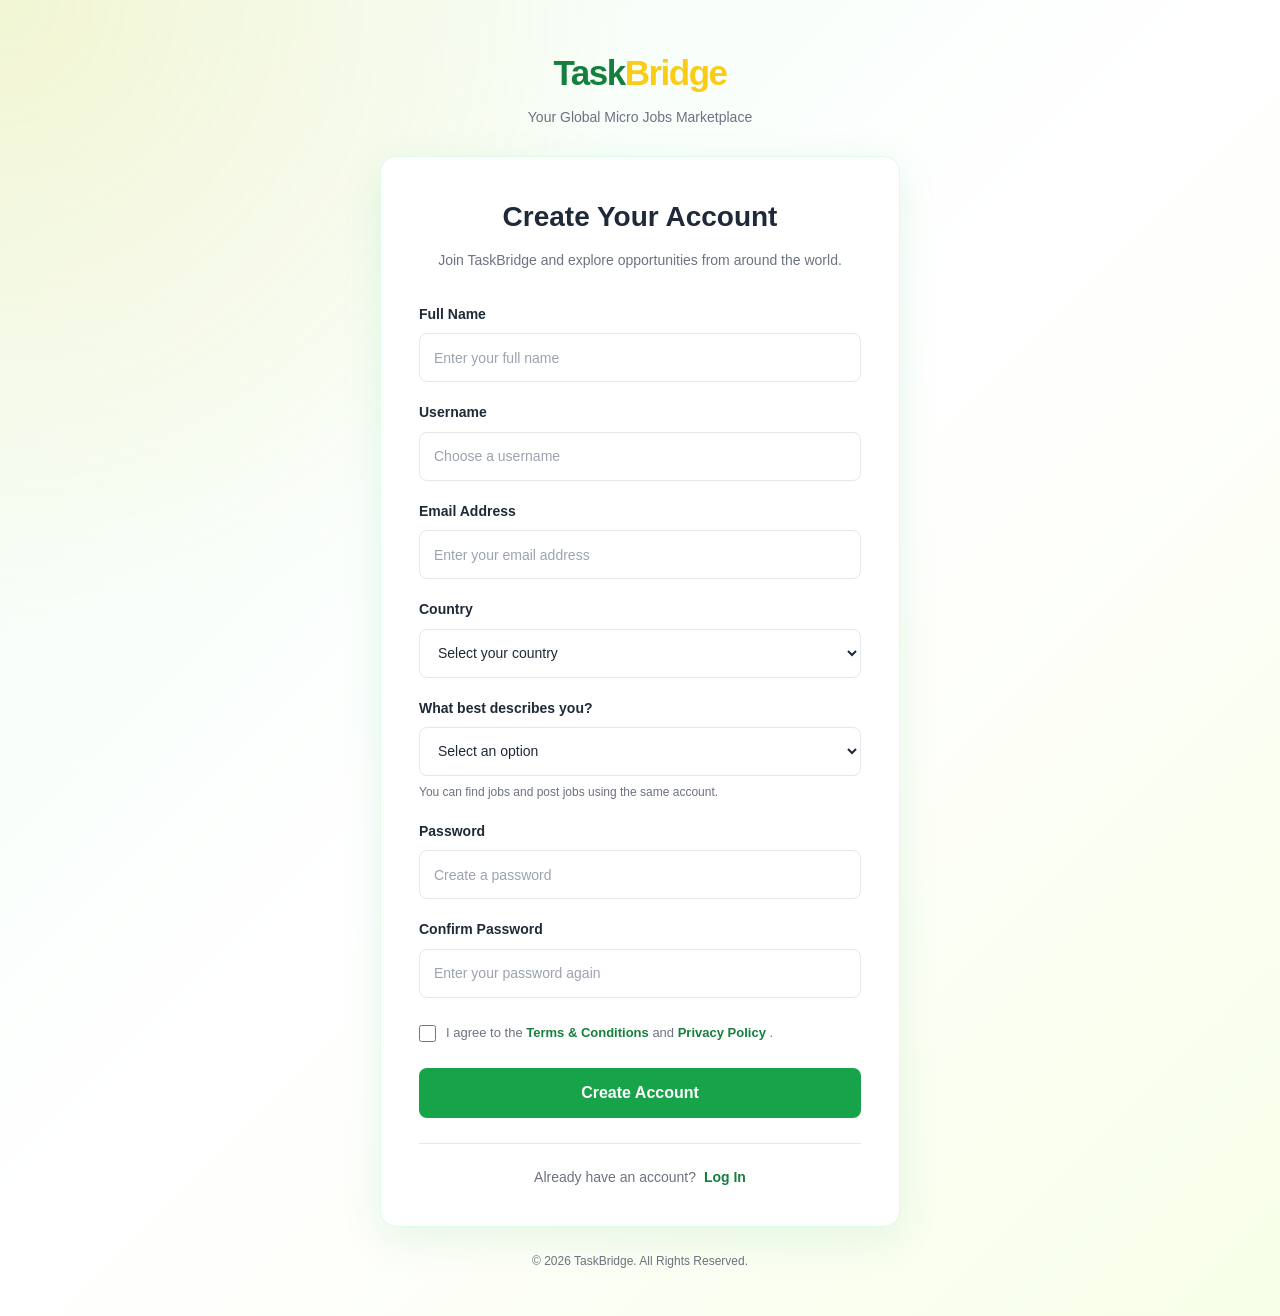
<file: register.html>
<!DOCTYPE html>
<html lang="en">
<head>
    <meta charset="UTF-8">
    <meta name="viewport" content="width=device-width, initial-scale=1.0">

    <title>Create Account - TaskBridge</title>

    <meta name="description" content="Create your free TaskBridge account and discover global micro job opportunities.">

    <link rel="stylesheet" href="./register.css">
</head>

<body>

    <main class="register-page">

        <div class="register-container">

            <!-- Brand -->
            <div class="register-brand">
                <a href="index.html" class="logo">
                    Task<span>Bridge</span>
                </a>

                <p>Your Global Micro Jobs Marketplace</p>
            </div>

            <div class="register-card">

                <!-- STEP 1: REGISTRATION FORM -->
                <section id="registrationStep">

                    <div class="register-heading">
                        <h1>Create Your Account</h1>

                        <p>
                            Join TaskBridge and explore opportunities
                            from around the world.
                        </p>
                    </div>

                    <form id="registerForm">

                        <!-- Full Name -->
                        <div class="form-group">
                            <label for="fullName">Full Name</label>

                            <input
                                type="text"
                                id="fullName"
                                name="fullName"
                                placeholder="Enter your full name"
                                autocomplete="name"
                                required
                            >
                        </div>

                        <!-- Username -->
                        <div class="form-group">
                            <label for="username">Username</label>

                            <input
                                type="text"
                                id="username"
                                name="username"
                                placeholder="Choose a username"
                                autocomplete="username"
                                minlength="3"
                                required
                            >
                        </div>

                        <!-- Email -->
                        <div class="form-group">
                            <label for="email">Email Address</label>

                            <input
                                type="email"
                                id="email"
                                name="email"
                                placeholder="Enter your email address"
                                autocomplete="email"
                                required
                            >
                        </div>

                        <!-- Country -->
                        <div class="form-group">
                            <label for="country">Country</label>

                            <select
                                id="country"
                                name="country"
                                autocomplete="country-name"
                                required
                            >
                                <option value="">Select your country</option>
                                <option value="Bangladesh">Bangladesh</option>
                                <option value="United States">United States</option>
                                <option value="United Kingdom">United Kingdom</option>
                                <option value="Canada">Canada</option>
                                <option value="Australia">Australia</option>
                                <option value="Germany">Germany</option>
                                <option value="France">France</option>
                                <option value="Pakistan">Pakistan</option>
                                <option value="Nigeria">Nigeria</option>
                                <option value="Other">Other</option>
                            </select>
                        </div>

                        <!-- Account Type -->
                        <div class="form-group">
                            <label for="accountType">
                                What best describes you?
                            </label>

                            <select
                                id="accountType"
                                name="accountType"
                                required
                            >
                                <option value="">Select an option</option>

                                <option value="worker">
                                    Worker - I want to complete tasks
                                </option>

                                <option value="advertiser">
                                    Advertiser - I want to post tasks
                                </option>

                                <option value="both">
                                    Both - I want to do both
                                </option>
                            </select>

                            <small>
                                You can find jobs and post jobs using
                                the same account.
                            </small>
                        </div>

                        <!-- Password -->
                        <div class="form-group">
                            <label for="password">Password</label>

                            <input
                                type="password"
                                id="password"
                                name="password"
                                placeholder="Create a password"
                                autocomplete="new-password"
                                minlength="8"
                                required
                            >
                        </div>

                        <!-- Confirm Password -->
                        <div class="form-group">
                            <label for="confirmPassword">
                                Confirm Password
                            </label>

                            <input
                                type="password"
                                id="confirmPassword"
                                name="confirmPassword"
                                placeholder="Enter your password again"
                                autocomplete="new-password"
                                minlength="8"
                                required
                            >
                        </div>

                        <!-- Terms -->
                        <div class="form-checkbox">
                            <input
                                type="checkbox"
                                id="terms"
                                name="terms"
                                required
                            >

                            <label for="terms">
                                I agree to the
                                <a href="terms.html">
                                    Terms & Conditions
                                </a>
                                and
                                <a href="privacy.html">
                                    Privacy Policy
                                </a>.
                            </label>
                        </div>

                        <!-- Registration Message -->
                        <div
                            id="registerMessage"
                            class="form-message"
                            role="alert"
                            aria-live="polite"
                        ></div>

                        <!-- Submit -->
                        <button
                            type="submit"
                            id="registerButton"
                            class="register-button"
                        >
                            Create Account
                        </button>

                    </form>

                    <!-- Login Link -->
                    <div class="login-link">
                        <p>
                            Already have an account?
                            <a href="login.html">Log In</a>
                        </p>
                    </div>

                </section>


                <!-- STEP 2: EMAIL OTP VERIFICATION -->
                <section id="otpStep" hidden>

                    <div class="register-heading">

                        <div class="otp-icon">
                            <span aria-hidden="true">✉</span>
                        </div>

                        <h1>Verify Your Email</h1>

                        <p>
                            We have sent a 6-digit verification code
                            to your email address.
                        </p>

                        <p>
                            <strong id="otpEmail"></strong>
                        </p>

                    </div>

                    <form id="otpForm">

                        <!-- OTP Input -->
                        <div class="form-group otp-form-group">

                            <label for="otpCode">
                                Enter Verification Code
                            </label>

                            <input
                                type="text"
                                id="otpCode"
                                name="otpCode"
                                placeholder="Enter 6-digit OTP"
                                inputmode="numeric"
                                autocomplete="one-time-code"
                                maxlength="6"
                                pattern="[0-9]{6}"
                                required
                            >

                            <small>
                                Enter the 6-digit code sent to your email.
                            </small>

                        </div>

                        <!-- OTP Message -->
                        <div
                            id="otpMessage"
                            class="form-message"
                            role="alert"
                            aria-live="polite"
                        ></div>

                        <!-- Confirm OTP -->
                        <button
                            type="submit"
                            id="verifyOtpButton"
                            class="register-button"
                        >
                            Confirm & Verify
                        </button>

                    </form>

                    <!-- Resend OTP -->
                    <div class="otp-resend-section">

                        <p>
                            Didn't receive the code?
                        </p>

                        <button
                            type="button"
                            id="resendOtpButton"
                            class="resend-otp-button"
                        >
                            Resend OTP
                        </button>

                    </div>

                    <!-- Back to Registration -->
                    <div class="login-link">

                        <button
                            type="button"
                            id="backToRegisterButton"
                            class="back-register-button"
                        >
                            Back to Registration
                        </button>

                    </div>

                </section>


                <!-- STEP 3: REGISTRATION SUCCESS -->
                <section id="successStep" hidden>

                    <div class="success-content">

                        <div class="success-icon">
                            <span aria-hidden="true">✓</span>
                        </div>

                        <h1>Registration Successful!</h1>

                        <p>
                            Your TaskBridge account has been created
                            and your email has been verified successfully.
                        </p>

                        <div class="success-status">
                            <span>Email Status:</span>
                            <strong>Verified</strong>
                        </div>

                        <div class="success-status">
                            <span>Identity Verification:</span>
                            <strong>Unverified</strong>
                        </div>

                        <div
                            id="redirectMessage"
                            class="redirect-message"
                            aria-live="polite"
                        >
                            Redirecting to your dashboard...
                        </div>

                        <div class="redirect-loader">
                            <span></span>
                        </div>

                    </div>

                </section>

            </div>

            <!-- Footer -->
            <div class="register-footer">

                <p>
                    &copy;
                    <span id="current-year">2026</span>
                    TaskBridge. All Rights Reserved.
                </p>

            </div>

        </div>

    </main>

    <script src="./register.js"></script>

</body>
</html>
</file>
<file: style.css>
/* =========================================
   TASKBRIDGE - GLOBAL MICRO JOBS MARKETPLACE
   Green + Yellow + White Theme
========================================= */

/* ---------- 1. ROOT & RESET ---------- */

:root {
    --primary: #12834b;
    --primary-dark: #09663a;
    --primary-light: #eaf7ef;

    --secondary: #facc15;
    --secondary-dark: #eab308;

    --white: #ffffff;
    --background: #f8fbf9;
    --light-gray: #f1f5f2;

    --text-dark: #172b21;
    --text-medium: #53645a;
    --text-light: #758279;

    --border: #e4ebe6;

    --shadow-sm: 0 4px 15px rgba(20, 65, 40, 0.06);
    --shadow-md: 0 10px 30px rgba(20, 65, 40, 0.09);
    --shadow-lg: 0 20px 50px rgba(20, 65, 40, 0.12);

    --radius-sm: 10px;
    --radius-md: 16px;
    --radius-lg: 24px;

    --container-width: 1180px;
}

* {
    margin: 0;
    padding: 0;
    box-sizing: border-box;
}

html {
    scroll-behavior: smooth;
    scroll-padding-top: 90px;
}

body {
    font-family: Arial, Helvetica, sans-serif;
    background: var(--white);
    color: var(--text-dark);
    line-height: 1.7;
    overflow-x: hidden;
}

a {
    text-decoration: none;
    color: inherit;
}

button,
input,
textarea,
select {
    font: inherit;
}

img {
    max-width: 100%;
    display: block;
}

.container {
    width: min(100% - 40px, var(--container-width));
    margin: 0 auto;
}


/* ---------- 2. HEADER ---------- */

.site-header {
    width: 100%;
    position: sticky;
    top: 0;
    z-index: 1000;
    background: rgba(255, 255, 255, 0.97);
    border-bottom: 1px solid var(--border);
    box-shadow: var(--shadow-sm);
    transition: box-shadow 0.3s ease;
}

.header-content {
    min-height: 82px;
    display: flex;
    align-items: center;
    justify-content: space-between;
    gap: 25px;
}

.logo {
    font-size: 27px;
    font-weight: 800;
    letter-spacing: -1.2px;
    color: var(--primary);
    white-space: nowrap;
}

.logo span {
    color: var(--secondary-dark);
}

.main-navigation {
    display: flex;
    align-items: center;
    justify-content: center;
    gap: 27px;
}

.main-navigation a {
    font-size: 14px;
    font-weight: 600;
    color: var(--text-medium);
    transition: color 0.25s ease;
    white-space: nowrap;
}

.main-navigation a:hover {
    color: var(--primary);
}

.header-actions {
    display: flex;
    align-items: center;
    gap: 10px;
    flex-shrink: 0;
}


/* ---------- 3. BUTTONS ---------- */

.btn {
    min-height: 44px;
    display: inline-flex;
    align-items: center;
    justify-content: center;
    padding: 11px 23px;
    border-radius: 9px;
    font-size: 14px;
    font-weight: 700;
    text-align: center;
    cursor: pointer;
    transition: all 0.25s ease;
}

.btn-login {
    color: var(--primary);
    border: 1px solid var(--primary);
    background: var(--white);
}

.btn-login:hover {
    background: var(--primary-light);
}

.btn-signup,
.btn-primary {
    background: var(--primary);
    color: var(--white);
    border: 1px solid var(--primary);
}

.btn-signup:hover,
.btn-primary:hover {
    background: var(--primary-dark);
    border-color: var(--primary-dark);
    transform: translateY(-2px);
    box-shadow: var(--shadow-md);
}

.btn-secondary {
    background: var(--white);
    color: var(--primary);
    border: 1px solid var(--border);
}

.btn-secondary:hover {
    border-color: var(--primary);
    background: var(--primary-light);
}


/* ---------- 4. HERO SECTION ---------- */

.hero-section {
    position: relative;
    overflow: hidden;
    padding: 95px 0 105px;
    background:
        radial-gradient(circle at 85% 20%, rgba(250, 204, 21, 0.16), transparent 28%),
        linear-gradient(135deg, #f0faf3 0%, #ffffff 55%, #fffdf1 100%);
}

.hero-content {
    display: grid;
    grid-template-columns: 1.1fr 0.9fr;
    align-items: center;
    gap: 65px;
}

.hero-text {
    max-width: 650px;
}

.hero-label {
    display: inline-block;
    padding: 8px 15px;
    margin-bottom: 22px;
    border-radius: 50px;
    background: #e0f4e7;
    color: var(--primary);
    font-size: 11px;
    font-weight: 800;
    letter-spacing: 1.2px;
}

.hero-text h1 {
    font-size: clamp(40px, 5vw, 62px);
    line-height: 1.13;
    letter-spacing: -2px;
    font-weight: 800;
    margin-bottom: 23px;
    color: var(--text-dark);
}

.hero-text h1 span {
    display: block;
    color: var(--primary);
}

.hero-text > p {
    max-width: 560px;
    font-size: 16px;
    color: var(--text-medium);
    line-height: 1.9;
    margin-bottom: 30px;
}

.hero-buttons {
    display: flex;
    flex-wrap: wrap;
    gap: 13px;
    margin-bottom: 30px;
}

.hero-buttons .btn {
    min-width: 145px;
    min-height: 51px;
}

.hero-trust {
    display: flex;
    flex-wrap: wrap;
    gap: 20px;
}

.hero-trust span {
    font-size: 12px;
    font-weight: 600;
    color: var(--text-medium);
}

.hero-trust span::before {
    content: "✓";
    color: var(--primary);
    font-weight: 800;
    margin-right: 7px;
}


/* ---------- 5. HERO VISUAL ---------- */

.hero-visual {
    min-height: 390px;
    display: flex;
    align-items: center;
    justify-content: center;
    position: relative;
}

.hero-placeholder {
    width: 100%;
    min-height: 330px;
    padding: 45px 30px;
    display: flex;
    flex-direction: column;
    justify-content: center;
    align-items: center;
    text-align: center;
    position: relative;
    overflow: hidden;
    border: 1px solid rgba(18, 131, 75, 0.12);
    border-radius: 30px;
    background:
        radial-gradient(circle at 20% 20%, rgba(250, 204, 21, 0.35), transparent 30%),
        linear-gradient(145deg, #e2f5e8, #ffffff 65%);
    box-shadow: var(--shadow-lg);
}

.hero-placeholder::before,
.hero-placeholder::after {
    content: "";
    position: absolute;
    border-radius: 50%;
}

.hero-placeholder::before {
    width: 190px;
    height: 190px;
    top: -70px;
    right: -50px;
    background: rgba(18, 131, 75, 0.09);
}

.hero-placeholder::after {
    width: 120px;
    height: 120px;
    bottom: -45px;
    left: -30px;
    background: rgba(250, 204, 21, 0.25);
}

.hero-placeholder h3 {
    position: relative;
    z-index: 1;
    color: var(--primary);
    font-size: 29px;
    margin-bottom: 12px;
}

.hero-placeholder p {
    position: relative;
    z-index: 1;
    max-width: 300px;
    color: var(--text-medium);
    font-size: 15px;
}


/* ---------- 6. COMMON SECTION HEADING ---------- */

.statistics-section,
.categories-section,
.how-it-works-section,
.latest-jobs-section,
.why-choose-section,
.testimonials-section {
    padding: 85px 0;
}

.section-heading {
    max-width: 650px;
    margin: 0 auto 45px;
    text-align: center;
}

.section-heading > span {
    display: inline-block;
    margin-bottom: 10px;
    color: var(--primary);
    font-size: 12px;
    font-weight: 800;
    letter-spacing: 1.4px;
}

.section-heading h2 {
    color: var(--text-dark);
    font-size: clamp(27px, 3vw, 38px);
    line-height: 1.25;
    letter-spacing: -0.8px;
    margin-bottom: 13px;
}

.section-heading p {
    color: var(--text-medium);
    font-size: 15px;
}


/* ---------- 7. STATISTICS ---------- */

.statistics-section {
    background: var(--white);
}

.statistics-grid {
    display: grid;
    grid-template-columns: repeat(4, 1fr);
    gap: 20px;
}

.stat-card {
    padding: 30px 20px;
    text-align: center;
    border: 1px solid var(--border);
    border-radius: var(--radius-md);
    background: var(--white);
    box-shadow: var(--shadow-sm);
    transition: all 0.3s ease;
}

.stat-card:hover {
    transform: translateY(-6px);
    border-color: rgba(18, 131, 75, 0.3);
    box-shadow: var(--shadow-md);
}

.stat-card h3 {
    color: var(--primary);
    font-size: 31px;
    line-height: 1.3;
    font-weight: 800;
    margin-bottom: 7px;
}

.stat-card p {
    color: var(--text-medium);
    font-size: 14px;
    font-weight: 600;
}


/* ---------- 8. CATEGORIES ---------- */

.categories-section {
    background: var(--background);
}

.categories-grid {
    display: grid;
    grid-template-columns: repeat(3, 1fr);
    gap: 22px;
}

.category-card {
    padding: 28px;
    border: 1px solid var(--border);
    border-radius: var(--radius-md);
    background: var(--white);
    box-shadow: var(--shadow-sm);
    transition: all 0.3s ease;
}

.category-card:hover {
    transform: translateY(-6px);
    border-color: var(--primary);
    box-shadow: var(--shadow-md);
}

.category-icon {
    width: 52px;
    height: 52px;
    display: flex;
    align-items: center;
    justify-content: center;
    margin-bottom: 19px;
    border-radius: 14px;
    background: var(--primary-light);
    color: var(--primary);
    font-size: 15px;
    font-weight: 800;
    transition: all 0.3s ease;
}

.category-card:hover .category-icon {
    background: var(--primary);
    color: var(--white);
}

.category-card h3 {
    color: var(--text-dark);
    font-size: 18px;
    margin-bottom: 7px;
}

.category-card p {
    color: var(--text-light);
    font-size: 14px;
}


/* ---------- 9. HOW IT WORKS ---------- */

.how-it-works-section {
    background: var(--white);
}

.steps-grid {
    display: grid;
    grid-template-columns: repeat(3, 1fr);
    gap: 24px;
}

.step-card {
    padding: 32px;
    position: relative;
    border: 1px solid var(--border);
    border-radius: var(--radius-md);
    background: var(--white);
    box-shadow: var(--shadow-sm);
    transition: all 0.3s ease;
}

.step-card:hover {
    transform: translateY(-5px);
    box-shadow: var(--shadow-md);
}

.step-number {
    display: inline-flex;
    align-items: center;
    justify-content: center;
    width: 52px;
    height: 52px;
    margin-bottom: 22px;
    border-radius: 50%;
    background: var(--secondary);
    color: var(--text-dark);
    font-size: 17px;
    font-weight: 800;
}

.step-card h3 {
    color: var(--text-dark);
    font-size: 19px;
    margin-bottom: 10px;
}

.step-card p {
    color: var(--text-medium);
    font-size: 14px;
}


/* ---------- 10. LATEST JOBS ---------- */

.latest-jobs-section {
    background: var(--background);
}

.jobs-grid {
    display: grid;
    grid-template-columns: repeat(3, 1fr);
    gap: 22px;
}

.job-card {
    padding: 27px;
    border: 1px solid var(--border);
    border-radius: var(--radius-md);
    background: var(--white);
    box-shadow: var(--shadow-sm);
    transition: all 0.3s ease;
}

.job-card:hover {
    transform: translateY(-6px);
    border-color: rgba(18, 131, 75, 0.35);
    box-shadow: var(--shadow-md);
}

.job-category {
    display: inline-block;
    padding: 6px 12px;
    margin-bottom: 17px;
    border-radius: 50px;
    background: var(--primary-light);
    color: var(--primary);
    font-size: 11px;
    font-weight: 800;
}

.job-card h3 {
    color: var(--text-dark);
    font-size: 18px;
    line-height: 1.5;
    margin-bottom: 13px;
}

.job-card > p {
    color: var(--text-medium);
    font-size: 13px;
    margin-bottom: 20px;
}

.job-details {
    display: flex;
    flex-wrap: wrap;
    align-items: center;
    justify-content: space-between;
    gap: 10px;
    padding-top: 16px;
    border-top: 1px solid var(--border);
}

.job-details span:first-child {
    color: var(--primary);
    font-size: 14px;
    font-weight: 800;
}

.job-details span:last-child {
    color: var(--text-light);
    font-size: 11px;
    font-weight: 600;
}

.center-button {
    display: flex;
    justify-content: center;
    margin-top: 38px;
}


/* ---------- 11. WHY CHOOSE US ---------- */

.why-choose-section {
    background: var(--white);
}

.features-grid {
    display: grid;
    grid-template-columns: repeat(4, 1fr);
    gap: 20px;
}

.feature-card {
    padding: 25px 22px;
    border-left: 3px solid var(--secondary);
    border-radius: 0 var(--radius-sm) var(--radius-sm) 0;
    background: var(--background);
    transition: all 0.3s ease;
}

.feature-card:hover {
    border-left-color: var(--primary);
    transform: translateY(-4px);
    box-shadow: var(--shadow-sm);
}

.feature-card h3 {
    color: var(--text-dark);
    font-size: 16px;
    line-height: 1.5;
    margin-bottom: 10px;
}

.feature-card p {
    color: var(--text-medium);
    font-size: 13px;
    line-height: 1.8;
}


/* ---------- 12. TESTIMONIALS ---------- */

.testimonials-section {
    background: var(--background);
}

.testimonial-placeholder {
    max-width: 700px;
    margin: 0 auto;
    padding: 45px 30px;
    text-align: center;
    border: 1px dashed rgba(18, 131, 75, 0.35);
    border-radius: var(--radius-lg);
    background: var(--white);
}

.testimonial-placeholder h3 {
    color: var(--primary);
    font-size: 22px;
    margin-bottom: 10px;
}

.testimonial-placeholder p {
    color: var(--text-medium);
    font-size: 14px;
}


/* ---------- 13. CALL TO ACTION ---------- */

.cta-section {
    padding: 75px 20px;
    text-align: center;
    background:
        radial-gradient(circle at 90% 10%, rgba(250, 204, 21, 0.23), transparent 25%),
        linear-gradient(135deg, var(--primary), var(--primary-dark));
}

.cta-section h2 {
    max-width: 750px;
    margin: 0 auto 15px;
    color: var(--white);
    font-size: clamp(27px, 4vw, 38px);
    line-height: 1.3;
}

.cta-section p {
    max-width: 580px;
    margin: 0 auto 27px;
    color: rgba(255, 255, 255, 0.85);
    font-size: 15px;
}

.btn-cta {
    min-height: 51px;
    padding: 13px 27px;
    background: var(--secondary);
    color: var(--text-dark);
    border: 1px solid var(--secondary);
}

.btn-cta:hover {
    background: var(--secondary-dark);
    border-color: var(--secondary-dark);
    transform: translateY(-3px);
    box-shadow: var(--shadow-md);
}


/* ---------- 14. FOOTER ---------- */

.site-footer {
    padding: 65px 0 0;
    background: #10291d;
    color: var(--white);
}

.footer-grid {
    display: grid;
    grid-template-columns: 1.5fr 1fr 1.3fr 1fr;
    gap: 40px;
    padding-bottom: 45px;
}

.footer-about .logo {
    display: inline-block;
    margin-bottom: 18px;
    color: var(--white);
}

.footer-about .logo span {
    color: var(--secondary);
}

.footer-about p {
    max-width: 280px;
    color: #b7c9bd;
    font-size: 14px;
    line-height: 1.9;
}

.footer-links {
    display: flex;
    flex-direction: column;
    align-items: flex-start;
    gap: 11px;
}

.footer-links h3 {
    margin-bottom: 8px;
    color: var(--white);
    font-size: 16px;
}

.footer-links a {
    color: #b7c9bd;
    font-size: 13px;
    transition: color 0.25s ease;
}

.footer-links a:hover {
    color: var(--secondary);
}

.footer-bottom {
    padding: 22px 0;
    text-align: center;
    border-top: 1px solid rgba(255, 255, 255, 0.13);
}

.footer-bottom p {
    color: #b7c9bd;
    font-size: 13px;
}


/* ---------- 15. TABLET RESPONSIVE ---------- */

@media (max-width: 1024px) {

    .header-content {
        gap: 15px;
    }

    .main-navigation {
        gap: 15px;
    }

    .main-navigation a {
        font-size: 13px;
    }

    .hero-content {
        gap: 35px;
    }

    .features-grid {
        grid-template-columns: repeat(2, 1fr);
    }

    .footer-grid {
        grid-template-columns: repeat(2, 1fr);
    }
}


/* ---------- 16. MOBILE RESPONSIVE ---------- */

@media (max-width: 768px) {

    .container {
        width: min(100% - 30px, var(--container-width));
    }

    .header-content {
        min-height: auto;
        padding-top: 16px;
        padding-bottom: 14px;
        flex-wrap: wrap;
        justify-content: space-between;
    }

    .logo {
        font-size: 24px;
    }

    .header-actions {
        gap: 7px;
    }

    .header-actions .btn {
        min-height: 38px;
        padding: 8px 13px;
        font-size: 12px;
    }

    .main-navigation {
        width: 100%;
        order: 3;
        justify-content: flex-start;
        gap: 22px;
        padding-top: 12px;
        overflow-x: auto;
        scrollbar-width: thin;
        scrollbar-color: var(--primary) var(--light-gray);
    }

    .main-navigation a {
        font-size: 12px;
        padding-bottom: 5px;
    }

    .hero-section {
        padding: 65px 0 70px;
    }

    .hero-content {
        grid-template-columns: 1fr;
        gap: 40px;
    }

    .hero-text {
        max-width: 100%;
    }

    .hero-text h1 {
        font-size: clamp(37px, 9vw, 52px);
    }

    .hero-text > p {
        font-size: 14px;
    }

    .hero-visual {
        min-height: 260px;
    }

    .hero-placeholder {
        min-height: 260px;
    }

    .hero-placeholder h3 {
        font-size: 24px;
    }

    .statistics-section,
    .categories-section,
    .how-it-works-section,
    .latest-jobs-section,
    .why-choose-section,
    .testimonials-section {
        padding: 65px 0;
    }

    .statistics-grid {
        grid-template-columns: repeat(2, 1fr);
        gap: 13px;
    }

    .stat-card {
        padding: 23px 12px;
    }

    .stat-card h3 {
        font-size: 25px;
    }

    .stat-card p {
        font-size: 12px;
    }

    .categories-grid {
        grid-template-columns: repeat(2, 1fr);
        gap: 14px;
    }

    .category-card {
        padding: 21px 17px;
    }

    .category-card h3 {
        font-size: 16px;
    }

    .category-card p {
        font-size: 12px;
    }

    .steps-grid {
        grid-template-columns: 1fr;
        gap: 16px;
    }

    .step-card {
        padding: 25px;
    }

    .jobs-grid {
        grid-template-columns: 1fr;
        gap: 16px;
    }

    .job-card {
        padding: 24px;
    }

    .section-heading {
        margin-bottom: 32px;
    }

    .section-heading h2 {
        font-size: 29px;
    }

    .section-heading p {
        font-size: 13px;
    }

    .cta-section {
        padding: 60px 20px;
    }

    .footer-grid {
        grid-template-columns: repeat(2, 1fr);
        gap: 32px 22px;
    }
}


/* ---------- 17. SMALL MOBILE ---------- */

@media (max-width: 480px) {

    .container {
        width: calc(100% - 28px);
    }

    .header-content {
        gap: 12px;
    }

    .logo {
        font-size: 22px;
    }

    .header-actions .btn {
        padding: 7px 10px;
        font-size: 11px;
    }

    .main-navigation {
        gap: 18px;
    }

    .main-navigation a {
        font-size: 11px;
    }

    .hero-section {
        padding: 55px 0;
    }

    .hero-text h1 {
        font-size: 37px;
        letter-spacing: -1.4px;
    }

    .hero-text > p {
        font-size: 13px;
        line-height: 1.8;
    }

    .hero-buttons {
        flex-direction: column;
        align-items: stretch;
    }

    .hero-buttons .btn {
        width: 100%;
    }

    .hero-trust {
        gap: 10px 15px;
    }

    .hero-trust span {
        font-size: 11px;
    }

    .hero-placeholder {
        min-height: 230px;
        padding: 30px 20px;
    }

    .hero-placeholder h3 {
        font-size: 21px;
    }

    .statistics-grid {
        gap: 10px;
    }

    .stat-card h3 {
        font-size: 22px;
    }

    .categories-grid {
        grid-template-columns: 1fr;
    }

    .category-card {
        display: flex;
        flex-direction: column;
        align-items: flex-start;
    }

    .features-grid {
        grid-template-columns: 1fr;
    }

    .section-heading h2 {
        font-size: 26px;
    }

    .footer-grid {
        grid-template-columns: 1fr;
        gap: 30px;
    }

    .footer-about p {
        max-width: 100%;
    }

    .testimonial-placeholder {
        padding: 35px 20px;
    }

    .testimonial-placeholder h3 {
        font-size: 19px;
    }
}


/* ---------- 18. ACCESSIBILITY & INTERACTION ---------- */

a:focus-visible,
button:focus-visible {
    outline: 3px solid var(--secondary);
    outline-offset: 4px;
}

::selection {
    background: var(--secondary);
    color: var(--text-dark);
}

@media (prefers-reduced-motion: reduce) {

    *,
    *::before,
    *::after {
        scroll-behavior: auto !important;
        animation-duration: 0.01ms !important;
        animation-iteration-count: 1 !important;
        transition-duration: 0.01ms !important;
    }
}
</file>
<file: register.css>
/* =========================================
   TASKBRIDGE - REGISTRATION PAGE
   Green + Yellow + White Theme
========================================= */

/* CSS RESET */

* {
    margin: 0;
    padding: 0;
    box-sizing: border-box;
}

:root {
    --primary-green: #16a34a;
    --dark-green: #15803d;
    --light-green: #f0fdf4;
    --yellow: #facc15;
    --dark-yellow: #eab308;
    --white: #ffffff;
    --dark-text: #1f2937;
    --gray-text: #6b7280;
    --light-gray: #f3f4f6;
    --border-color: #e5e7eb;
    --danger: #dc2626;
}

/* BODY */

body {
    font-family: Arial, Helvetica, sans-serif;
    background: #f0fdf4;
    color: var(--dark-text);
    line-height: 1.6;
    min-height: 100vh;
}

/* MAIN PAGE */

.register-page {
    width: 100%;
    min-height: 100vh;
    padding: 45px 20px;
    display: flex;
    justify-content: center;
    align-items: center;
    background:
        radial-gradient(
            circle at top left,
            rgba(250, 204, 21, 0.15),
            transparent 35%
        ),
        linear-gradient(
            135deg,
            #f0fdf4,
            #ffffff,
            #f7fee7
        );
}

/* MAIN CONTAINER */

.register-container {
    width: 100%;
    max-width: 520px;
    margin: 0 auto;
}

/* BRAND */

.register-brand {
    text-align: center;
    margin-bottom: 28px;
}

.logo {
    display: inline-block;
    font-size: 35px;
    font-weight: 800;
    color: var(--dark-green);
    text-decoration: none;
    letter-spacing: -1.5px;
}

.logo span {
    color: var(--yellow);
}

.register-brand p {
    margin-top: 5px;
    color: var(--gray-text);
    font-size: 14px;
}

/* REGISTRATION CARD */

.register-card {
    background: var(--white);
    padding: 38px;
    border-radius: 16px;
    border: 1px solid #dcfce7;
    box-shadow: 0 12px 40px rgba(22, 163, 74, 0.10);
}

/* HEADING */

.register-heading {
    text-align: center;
    margin-bottom: 30px;
}

.register-heading h1 {
    font-size: 28px;
    font-weight: 800;
    color: var(--dark-text);
    margin-bottom: 9px;
}

.register-heading p {
    font-size: 14px;
    color: var(--gray-text);
    line-height: 1.7;
}

/* FORM GROUP */

.form-group {
    margin-bottom: 19px;
}

.form-group label {
    display: block;
    margin-bottom: 8px;
    font-size: 14px;
    font-weight: 700;
    color: var(--dark-text);
}

/* INPUTS AND SELECT */

.form-group input,
.form-group select {
    width: 100%;
    height: 49px;
    padding: 0 14px;
    border: 1px solid var(--border-color);
    border-radius: 8px;
    outline: none;
    background: var(--white);
    color: var(--dark-text);
    font-family: inherit;
    font-size: 14px;
    transition: border-color 0.25s ease,
                box-shadow 0.25s ease;
}

.form-group input::placeholder {
    color: #9ca3af;
}

.form-group input:focus,
.form-group select:focus {
    border-color: var(--primary-green);
    box-shadow: 0 0 0 3px rgba(22, 163, 74, 0.12);
}

.form-group select {
    cursor: pointer;
}

/* SMALL DESCRIPTION */

.form-group small {
    display: block;
    margin-top: 7px;
    color: var(--gray-text);
    font-size: 12px;
    line-height: 1.5;
}

/* CHECKBOX */

.form-checkbox {
    display: flex;
    align-items: flex-start;
    gap: 10px;
    margin: 24px 0;
}

.form-checkbox input {
    width: 17px;
    height: 17px;
    margin-top: 3px;
    flex-shrink: 0;
    accent-color: var(--primary-green);
    cursor: pointer;
}

.form-checkbox label {
    color: var(--gray-text);
    font-size: 13px;
    line-height: 1.7;
}

.form-checkbox a {
    color: var(--dark-green);
    font-weight: 700;
    text-decoration: none;
}

.form-checkbox a:hover {
    text-decoration: underline;
}

/* REGISTER BUTTON */

.register-button {
    width: 100%;
    min-height: 50px;
    padding: 12px 20px;
    border: none;
    border-radius: 8px;
    background: var(--primary-green);
    color: var(--white);
    font-size: 16px;
    font-weight: 700;
    font-family: inherit;
    cursor: pointer;
    transition: background 0.25s ease,
                transform 0.25s ease,
                box-shadow 0.25s ease;
}

.register-button:hover {
    background: var(--dark-green);
    transform: translateY(-2px);
    box-shadow: 0 6px 15px rgba(22, 163, 74, 0.20);
}

.register-button:active {
    transform: translateY(0);
}

/* LOGIN LINK */

.login-link {
    text-align: center;
    margin-top: 25px;
    padding-top: 22px;
    border-top: 1px solid var(--border-color);
}

.login-link p {
    color: var(--gray-text);
    font-size: 14px;
}

.login-link a {
    color: var(--dark-green);
    font-weight: 700;
    text-decoration: none;
    margin-left: 4px;
}

.login-link a:hover {
    text-decoration: underline;
}

/* FOOTER */

.register-footer {
    text-align: center;
    margin-top: 25px;
}

.register-footer p {
    color: var(--gray-text);
    font-size: 12px;
}

/* TABLET RESPONSIVE */

@media (max-width: 768px) {

    .register-page {
        padding: 35px 18px;
    }

    .register-container {
        max-width: 500px;
    }

    .register-card {
        padding: 32px;
    }

    .register-heading h1 {
        font-size: 25px;
    }
}

/* MOBILE RESPONSIVE */

@media (max-width: 480px) {

    .register-page {
        padding: 25px 14px;
        align-items: flex-start;
    }

    .register-brand {
        margin-bottom: 22px;
    }

    .logo {
        font-size: 30px;
    }

    .register-brand p {
        font-size: 12px;
    }

    .register-card {
        padding: 24px 18px;
        border-radius: 12px;
    }

    .register-heading {
        margin-bottom: 24px;
    }

    .register-heading h1 {
        font-size: 23px;
    }

    .register-heading p {
        font-size: 13px;
    }

    .form-group {
        margin-bottom: 17px;
    }

    .form-group input,
    .form-group select {
        height: 47px;
        font-size: 14px;
    }

    .register-button {
        min-height: 48px;
        font-size: 15px;
    }

    .form-checkbox label {
        font-size: 12px;
    }

    .login-link p {
        font-size: 13px;
    }

    .register-footer p {
        font-size: 11px;
    }
}

/* ACCESSIBILITY */

button:focus-visible,
a:focus-visible,
input:focus-visible,
select:focus-visible {
    outline: 3px solid rgba(250, 204, 21, 0.8);
    outline-offset: 3px;
}


/* =========================================
   OTP VERIFICATION PAGE
========================================= */

#otpStep,
#successStep {
    width: 100%;
}

#otpStep[hidden],
#successStep[hidden],
#registrationStep[hidden] {
    display: none !important;
}

/* OTP Email Icon */

.otp-icon {
    width: 65px;
    height: 65px;
    margin: 0 auto 20px;
    display: flex;
    align-items: center;
    justify-content: center;
    background: #e8f5ed;
    color: #16834a;
    border-radius: 50%;
    font-size: 30px;
}

.otp-form-group {
    margin-top: 25px;
}

/* OTP Input */

#otpCode {
    width: 100%;
    padding: 16px 14px;
    border: 1px solid #d9e2dc;
    border-radius: 8px;
    outline: none;
    font-size: 22px;
    font-weight: 700;
    letter-spacing: 10px;
    text-align: center;
    color: #183c2b;
    background: #ffffff;
    transition: border-color 0.3s ease,
                box-shadow 0.3s ease;
}

#otpCode:focus {
    border-color: #16834a;
    box-shadow: 0 0 0 3px rgba(22, 131, 74, 0.12);
}

#otpCode::placeholder {
    color: #aab5ae;
    letter-spacing: 5px;
    font-size: 16px;
}

/* Form Messages */

.form-message {
    display: none;
    margin: 15px 0;
    padding: 12px 14px;
    border-radius: 7px;
    font-size: 14px;
    line-height: 1.5;
}

.form-message.success {
    display: block;
    color: #166534;
    background: #eaf7ee;
    border: 1px solid #b8e4c5;
}

.form-message.error {
    display: block;
    color: #b42318;
    background: #fff0ef;
    border: 1px solid #f5c2bd;
}

.form-message.info {
    display: block;
    color: #155e91;
    background: #eff7ff;
    border: 1px solid #c5e0fa;
}

/* Resend OTP */

.otp-resend-section {
    margin-top: 25px;
    text-align: center;
}

.otp-resend-section p {
    margin-bottom: 8px;
    color: #68756d;
    font-size: 14px;
}

.resend-otp-button,
.back-register-button {
    padding: 5px 8px;
    border: none;
    background: transparent;
    color: #16834a;
    font-size: 14px;
    font-weight: 600;
    cursor: pointer;
}

.resend-otp-button:hover,
.back-register-button:hover {
    color: #0d6034;
    text-decoration: underline;
}

.resend-otp-button:disabled {
    opacity: 0.5;
    cursor: not-allowed;
}

.back-register-button {
    margin-top: 5px;
}


/* =========================================
   REGISTRATION SUCCESS PAGE
========================================= */

.success-content {
    padding: 25px 5px;
    text-align: center;
}

.success-icon {
    width: 75px;
    height: 75px;
    margin: 0 auto 22px;
    display: flex;
    align-items: center;
    justify-content: center;
    border-radius: 50%;
    background: #e8f7ed;
    color: #16834a;
    font-size: 40px;
    font-weight: 700;
}

.success-content h1 {
    margin-bottom: 12px;
    color: #183c2b;
    font-size: 25px;
}

.success-content > p {
    margin-bottom: 25px;
    color: #68756d;
    font-size: 14px;
    line-height: 1.7;
}

/* Verification Status */

.success-status {
    display: flex;
    align-items: center;
    justify-content: space-between;
    gap: 12px;
    padding: 13px 14px;
    margin-bottom: 10px;
    border: 1px solid #e2eae4;
    border-radius: 8px;
    background: #f8fbf9;
    text-align: left;
    font-size: 13px;
}

.success-status span {
    color: #53635a;
}

.success-status strong {
    color: #16834a;
}

/* Dashboard Redirect Message */

.redirect-message {
    margin-top: 25px;
    color: #16834a;
    font-size: 14px;
    font-weight: 600;
}

.redirect-loader {
    width: 100%;
    height: 5px;
    margin-top: 15px;
    overflow: hidden;
    border-radius: 10px;
    background: #e5eee8;
}

.redirect-loader span {
    display: block;
    width: 35%;
    height: 100%;
    border-radius: 10px;
    background: #16834a;
    animation: redirectLoading 1.3s ease-in-out infinite;
}

@keyframes redirectLoading {
    0% {
        transform: translateX(-110%);
    }

    100% {
        transform: translateX(300%);
    }
}


/* =========================================
   MOBILE RESPONSIVE
========================================= */

@media (max-width: 480px) {

    .otp-icon {
        width: 58px;
        height: 58px;
        font-size: 26px;
    }

    #otpCode {
        padding: 14px 10px;
        font-size: 20px;
        letter-spacing: 7px;
    }

    .success-content {
        padding: 15px 0;
    }

    .success-content h1 {
        font-size: 22px;
    }

    .success-status {
        font-size: 12px;
        padding: 12px 10px;
    }

}
</file>
<file: login.css>
/* ========================================
   TASKBRIDGE - LOGIN PAGE
   Green + Yellow + White Theme
========================================= */

/* CSS RESET */

* {
    margin: 0;
    padding: 0;
    box-sizing: border-box;
}

/* ROOT VARIABLES */

:root {
    --primary-green: #16a34a;
    --dark-green: #15803d;
    --light-green: #f0fdf4;

    --yellow: #facc15;
    --dark-yellow: #eab308;

    --white: #ffffff;
    --dark-text: #1f2937;
    --gray-text: #6b7280;

    --light-gray: #f3f4f6;
    --border-color: #e5e7eb;
}

/* BODY */

body {
    font-family: Arial, Helvetica, sans-serif;
    background: #f0fdf4;
    color: var(--dark-text);
    line-height: 1.6;
    min-height: 100vh;
}

/* =========================================
   MAIN LOGIN PAGE
========================================= */

.login-page {
    width: 100%;
    min-height: 100vh;
    padding: 45px 20px;

    display: flex;
    justify-content: center;
    align-items: center;

    background:
        radial-gradient(
            circle at top left,
            rgba(250, 204, 21, 0.15),
            transparent 35%
        ),
        linear-gradient(
            135deg,
            #f0fdf4,
            #ffffff,
            #f7fee7
        );
}

/* LOGIN CONTAINER */

.login-container {
    width: 100%;
    max-width: 520px;
    margin: 0 auto;
}

/* =========================================
   BRAND
========================================= */

.login-brand {
    text-align: center;
    margin-bottom: 28px;
}

.logo {
    display: inline-block;

    font-size: 35px;
    font-weight: 800;

    color: var(--dark-green);
    text-decoration: none;

    letter-spacing: -1.5px;
}

.logo span {
    color: var(--yellow);
}

.login-brand p {
    margin-top: 5px;

    color: var(--gray-text);
    font-size: 14px;
}

/* =========================================
   LOGIN CARD
========================================= */

.login-card {
    background: var(--white);

    padding: 38px;

    border-radius: 16px;
    border: 1px solid #dcfce7;

    box-shadow:
        0 12px 40px rgba(22, 163, 74, 0.10);
}

/* =========================================
   LOGIN HEADING
========================================= */

.login-heading {
    text-align: center;
    margin-bottom: 30px;
}

.login-heading h1 {
    font-size: 28px;
    font-weight: 800;

    color: var(--dark-text);

    margin-bottom: 9px;
}

.login-heading p {
    font-size: 14px;
    color: var(--gray-text);
    line-height: 1.7;
}

/* =========================================
   FORM GROUP
========================================= */

.form-group {
    margin-bottom: 20px;
}

.form-group label {
    display: block;

    margin-bottom: 8px;

    font-size: 14px;
    font-weight: 700;

    color: var(--dark-text);
}

/* INPUT FIELDS */

.form-group input {
    width: 100%;
    height: 49px;

    padding: 0 14px;

    border: 1px solid var(--border-color);
    border-radius: 8px;

    outline: none;

    background: var(--white);
    color: var(--dark-text);

    font-family: inherit;
    font-size: 14px;

    transition:
        border-color 0.25s ease,
        box-shadow 0.25s ease;
}

.form-group input::placeholder {
    color: #9ca3af;
}

/* INPUT FOCUS */

.form-group input:focus {
    border-color: var(--primary-green);

    box-shadow:
        0 0 0 3px rgba(22, 163, 74, 0.12);
}

/* =========================================
   LOGIN OPTIONS
========================================= */

.login-options {
    display: flex;
    justify-content: space-between;
    align-items: center;

    gap: 12px;

    margin: 5px 0 25px;
}

/* REMEMBER ME */

.remember-me {
    display: flex;
    align-items: center;
    gap: 8px;
}

.remember-me input {
    width: 16px;
    height: 16px;

    accent-color: var(--primary-green);

    cursor: pointer;
}

.remember-me label {
    font-size: 13px;
    color: var(--gray-text);

    cursor: pointer;
}

/* FORGOT PASSWORD */

.login-options > a {
    color: var(--dark-green);

    font-size: 13px;
    font-weight: 700;

    text-decoration: none;
}

.login-options > a:hover {
    text-decoration: underline;
}

/* =========================================
   LOGIN BUTTON
========================================= */

.login-button {
    width: 100%;
    min-height: 50px;

    padding: 12px 20px;

    border: none;
    border-radius: 8px;

    background: var(--primary-green);
    color: var(--white);

    font-family: inherit;
    font-size: 16px;
    font-weight: 700;

    cursor: pointer;

    transition:
        background 0.25s ease,
        transform 0.25s ease,
        box-shadow 0.25s ease;
}

.login-button:hover {
    background: var(--dark-green);

    transform: translateY(-2px);

    box-shadow:
        0 6px 15px rgba(22, 163, 74, 0.20);
}

.login-button:active {
    transform: translateY(0);
}

/* =========================================
   REGISTRATION LINK
========================================= */

.register-link {
    text-align: center;

    margin-top: 25px;
    padding-top: 22px;

    border-top: 1px solid var(--border-color);
}

.register-link p {
    color: var(--gray-text);
    font-size: 14px;
}

.register-link a {
    color: var(--dark-green);

    font-weight: 700;
    text-decoration: none;

    margin-left: 4px;
}

.register-link a:hover {
    text-decoration: underline;
}

/* =========================================
   FOOTER
========================================= */

.login-footer {
    text-align: center;
    margin-top: 25px;
}

.login-footer p {
    color: var(--gray-text);
    font-size: 12px;
}

/* =========================================
   TABLET RESPONSIVE
========================================= */

@media (max-width: 768px) {

    .login-page {
        padding: 35px 18px;
    }

    .login-container {
        max-width: 500px;
    }

    .login-card {
        padding: 32px;
    }

    .login-heading h1 {
        font-size: 25px;
    }
}

/* =========================================
   MOBILE RESPONSIVE
========================================= */

@media (max-width: 480px) {

    .login-page {
        padding: 25px 14px;
        align-items: flex-start;
    }

    .login-brand {
        margin-bottom: 22px;
    }

    .logo {
        font-size: 30px;
    }

    .login-brand p {
        font-size: 12px;
    }

    .login-card {
        padding: 24px 18px;
        border-radius: 12px;
    }

    .login-heading {
        margin-bottom: 24px;
    }

    .login-heading h1 {
        font-size: 23px;
    }

    .login-heading p {
        font-size: 13px;
    }

    .form-group {
        margin-bottom: 18px;
    }

    .form-group input {
        height: 47px;
        font-size: 14px;
    }

    .login-options {
        gap: 8px;
    }

    .remember-me label,
    .login-options > a {
        font-size: 12px;
    }

    .login-button {
        min-height: 48px;
        font-size: 15px;
    }

    .register-link p {
        font-size: 13px;
    }

    .login-footer p {
        font-size: 11px;
    }
}

/* =========================================
   ACCESSIBILITY
========================================= */

button:focus-visible,
a:focus-visible,
input:focus-visible {
    outline: 3px solid rgba(250, 204, 21, 0.8);
    outline-offset: 3px;
}
</file>
<file: dashboard.css>
/* =========================================
   TASKBRIDGE - USER DASHBOARD
   Green + Yellow + White Theme
========================================= */

/* CSS RESET */

* {
    margin: 0;
    padding: 0;
    box-sizing: border-box;
}

:root {
    --primary-green: #16a34a;
    --dark-green: #15803d;
    --deep-green: #166534;
    --light-green: #f0fdf4;
    --green-border: #dcfce7;

    --yellow: #facc15;
    --dark-yellow: #eab308;
    --light-yellow: #fefce8;

    --white: #ffffff;
    --dark-text: #1f2937;
    --gray-text: #6b7280;
    --muted-text: #9ca3af;

    --light-gray: #f9fafb;
    --border-color: #e5e7eb;
    --danger: #dc2626;
    --blue: #2563eb;
    --purple: #9333ea;

    --sidebar-width: 265px;
    --header-height: 82px;

    --card-shadow: 0 3px 15px rgba(0, 0, 0, 0.035);
}

html {
    scroll-behavior: smooth;
}

body {
    font-family: Arial, Helvetica, sans-serif;
    background: #f7f9f8;
    color: var(--dark-text);
    line-height: 1.6;
    min-height: 100vh;
}

a {
    color: inherit;
    text-decoration: none;
}

button,
input {
    font-family: inherit;
}

button {
    cursor: pointer;
}

.icon {
    width: 20px;
    height: 20px;
    fill: none;
    stroke: currentColor;
    stroke-width: 1.8;
    stroke-linecap: round;
    stroke-linejoin: round;
    flex-shrink: 0;
}

/* =========================================
   DASHBOARD LAYOUT
========================================= */

.dashboard-layout {
    min-height: 100vh;
}

.main-area {
    min-height: 100vh;
    margin-left: var(--sidebar-width);
}

/* =========================================
   SIDEBAR
========================================= */

.sidebar {
    position: fixed;
    top: 0;
    left: 0;
    bottom: 0;
    z-index: 1000;

    width: var(--sidebar-width);
    height: 100vh;

    display: flex;
    flex-direction: column;

    background: var(--white);
    border-right: 1px solid var(--border-color);

    overflow-y: auto;
    overflow-x: hidden;

    transition: transform 0.3s ease;
}

.sidebar::-webkit-scrollbar {
    width: 5px;
}

.sidebar::-webkit-scrollbar-thumb {
    background: #d1d5db;
    border-radius: 10px;
}

/* SIDEBAR BRAND */

.sidebar-brand {
    min-height: var(--header-height);
    padding: 0 25px;

    display: flex;
    justify-content: space-between;
    align-items: center;

    border-bottom: 1px solid var(--border-color);
}

.brand-logo {
    font-size: 30px;
    font-weight: 800;
    letter-spacing: -1.5px;
    color: var(--dark-green);
}

.brand-logo span {
    color: var(--yellow);
}

.sidebar-close {
    display: none;
    border: none;
    background: transparent;
    color: var(--dark-text);
    padding: 5px;
}

.sidebar-close .icon {
    width: 23px;
    height: 23px;
}

/* SIDEBAR NAVIGATION */

.sidebar-navigation {
    flex: 1;
    padding: 22px 14px 10px;
}

.nav-section {
    margin-bottom: 26px;
}

.nav-section-title {
    padding: 0 12px;
    margin-bottom: 11px;

    color: var(--muted-text);
    font-size: 10px;
    font-weight: 800;
    letter-spacing: 1.1px;
}

.nav-link {
    min-height: 44px;
    padding: 10px 12px;
    margin-bottom: 4px;

    display: flex;
    align-items: center;
    gap: 12px;

    border-radius: 7px;

    color: var(--gray-text);
    font-size: 13px;
    font-weight: 600;

    transition:
        color 0.2s ease,
        background 0.2s ease;
}

.nav-link .icon {
    width: 19px;
    height: 19px;
}

.nav-link:hover {
    background: var(--light-green);
    color: var(--dark-green);
}

.nav-link.active {
    background: var(--light-green);
    color: var(--dark-green);
    font-weight: 700;

    border-left: 3px solid var(--primary-green);
    padding-left: 9px;
}

.nav-badge {
    margin-left: auto;
    min-width: 21px;
    height: 21px;
    padding: 0 5px;

    display: flex;
    justify-content: center;
    align-items: center;

    background: var(--primary-green);
    color: var(--white);

    border-radius: 20px;
    font-size: 10px;
    font-weight: 700;
}

/* SIDEBAR BOTTOM */

.sidebar-bottom {
    padding: 15px 14px 20px;
    border-top: 1px solid var(--border-color);
}

.sidebar-help-card {
    padding: 17px;
    margin-bottom: 12px;

    background: var(--light-green);
    border: 1px solid var(--green-border);
    border-radius: 10px;
}

.help-icon {
    width: 34px;
    height: 34px;
    margin-bottom: 10px;

    display: flex;
    justify-content: center;
    align-items: center;

    background: var(--white);
    color: var(--primary-green);
    border-radius: 8px;
}

.sidebar-help-card h4 {
    font-size: 13px;
    margin-bottom: 5px;
}

.sidebar-help-card p {
    color: var(--gray-text);
    font-size: 11px;
    line-height: 1.6;
    margin-bottom: 10px;
}

.sidebar-help-card a {
    display: inline-flex;
    align-items: center;
    gap: 4px;

    color: var(--dark-green);
    font-size: 12px;
    font-weight: 700;
}

.sidebar-help-card a .icon {
    width: 14px;
    height: 14px;
}

.logout-link {
    color: var(--danger);
}

.logout-link:hover {
    color: var(--danger);
    background: #fef2f2;
}

/* =========================================
   TOP HEADER
========================================= */

.top-header {
    position: sticky;
    top: 0;
    z-index: 900;

    min-height: var(--header-height);
    padding: 12px 30px;

    display: flex;
    justify-content: space-between;
    align-items: center;
    gap: 20px;

    background: var(--white);
    border-bottom: 1px solid var(--border-color);
}

.header-left,
.header-right {
    display: flex;
    align-items: center;
}

.header-left {
    gap: 15px;
}

.header-right {
    gap: 20px;
}

.header-welcome h2 {
    font-size: 19px;
    font-weight: 800;
    line-height: 1.4;
}

.header-welcome p {
    margin-top: 2px;
    color: var(--gray-text);
    font-size: 11px;
}

.menu-toggle {
    display: none;
    width: 40px;
    height: 40px;

    justify-content: center;
    align-items: center;

    border: 1px solid var(--border-color);
    background: var(--white);
    color: var(--dark-text);
    border-radius: 8px;
}

.menu-toggle:hover {
    color: var(--dark-green);
    background: var(--light-green);
}

/* HEADER BALANCE */

.header-balance {
    display: flex;
    align-items: center;
    gap: 10px;

    padding: 8px 13px;

    background: var(--light-green);
    border: 1px solid var(--green-border);
    border-radius: 8px;
}

.balance-icon {
    width: 35px;
    height: 35px;

    display: flex;
    align-items: center;
    justify-content: center;

    background: var(--white);
    color: var(--primary-green);
    border-radius: 8px;
}

.balance-details {
    display: flex;
    flex-direction: column;
}

.balance-details small {
    color: var(--gray-text);
    font-size: 10px;
}

.balance-details strong {
    color: var(--dark-green);
    font-size: 15px;
}

/* HEADER DROPDOWNS */

.header-dropdown {
    position: relative;
}

.header-icon-button {
    position: relative;

    width: 40px;
    height: 40px;

    display: flex;
    justify-content: center;
    align-items: center;

    background: var(--white);
    border: 1px solid var(--border-color);
    border-radius: 8px;

    color: var(--gray-text);
}

.header-icon-button:hover {
    color: var(--dark-green);
    background: var(--light-green);
}

.notification-dot {
    position: absolute;
    top: 7px;
    right: 8px;

    width: 8px;
    height: 8px;

    background: #ef4444;
    border: 1px solid var(--white);
    border-radius: 50%;
}

/* PROFILE TOGGLE */

.profile-toggle {
    display: flex;
    align-items: center;
    gap: 9px;

    padding: 4px;

    background: transparent;
    border: none;
    text-align: left;
}

.profile-avatar {
    width: 38px;
    height: 38px;

    display: flex;
    align-items: center;
    justify-content: center;

    background: var(--light-green);
    border: 1px solid var(--green-border);
    border-radius: 50%;

    color: var(--dark-green);
    font-size: 13px;
    font-weight: 800;
}

.profile-details {
    display: flex;
    flex-direction: column;
}

.profile-details strong {
    font-size: 12px;
}

.profile-details small {
    color: var(--gray-text);
    font-size: 10px;
}

.profile-chevron {
    width: 14px;
    height: 14px;
    transform: rotate(90deg);
}

/* DROPDOWN MENU */

.dropdown-menu {
    position: absolute;
    top: calc(100% + 13px);
    right: 0;
    z-index: 1200;

    width: 280px;

    display: none;

    background: var(--white);
    border: 1px solid var(--border-color);
    border-radius: 10px;

    box-shadow: 0 12px 35px rgba(0, 0, 0, 0.10);
    overflow: hidden;
}

.dropdown-menu.show {
    display: block;
    animation: dropdownOpen 0.2s ease;
}

@keyframes dropdownOpen {
    from {
        opacity: 0;
        transform: translateY(-6px);
    }

    to {
        opacity: 1;
        transform: translateY(0);
    }
}

/* NOTIFICATION MENU */

.dropdown-heading {
    padding: 15px;

    display: flex;
    justify-content: space-between;
    align-items: center;

    border-bottom: 1px solid var(--border-color);
}

.dropdown-heading h3 {
    font-size: 14px;
}

.dropdown-heading a {
    color: var(--dark-green);
    font-size: 11px;
    font-weight: 700;
}

.notification-item {
    display: flex;
    gap: 10px;

    padding: 13px 15px;
    border-bottom: 1px solid var(--border-color);
}

.notification-item:last-child {
    border-bottom: none;
}

.notification-item > div {
    min-width: 0;
}

.notification-item strong {
    display: block;
    font-size: 12px;
}

.notification-item p {
    color: var(--gray-text);
    font-size: 11px;
    margin-top: 3px;
}

.notification-item small {
    color: var(--muted-text);
    font-size: 10px;
}

.notification-status {
    width: 8px;
    height: 8px;
    flex-shrink: 0;
    margin-top: 6px;
    border-radius: 50%;
}

.notification-status.success {
    background: var(--primary-green);
}

.notification-status.info {
    background: var(--blue);
}

.notification-status.warning {
    background: var(--dark-yellow);
}

/* PROFILE MENU */

.profile-menu {
    width: 205px;
    padding: 7px;
}

.profile-menu a {
    display: flex;
    align-items: center;
    gap: 10px;

    padding: 10px;

    border-radius: 6px;

    color: var(--gray-text);
    font-size: 12px;
    font-weight: 600;
}

.profile-menu a .icon {
    width: 17px;
    height: 17px;
}

.profile-menu a:hover {
    background: var(--light-green);
    color: var(--dark-green);
}

.profile-menu .dropdown-logout {
    margin-top: 5px;
    border-top: 1px solid var(--border-color);
    border-radius: 0;
    color: var(--danger);
}

.profile-menu .dropdown-logout:hover {
    background: #fef2f2;
    color: var(--danger);
}

/* =========================================
   MAIN DASHBOARD CONTENT
========================================= */

.dashboard-content {
    max-width: 1600px;
    margin: 0 auto;
    padding: 28px 30px 20px;
}

/* DEMO NOTICE */

.demo-notice {
    padding: 11px 15px;
    margin-bottom: 24px;

    background: var(--light-yellow);
    border: 1px solid #fde68a;
    border-radius: 7px;

    color: #854d0e;
    font-size: 12px;
}

.demo-notice strong {
    font-weight: 800;
}

/* WELCOME SECTION */

.welcome-section {
    display: flex;
    justify-content: space-between;
    align-items: center;
    gap: 20px;

    margin-bottom: 25px;
}

.welcome-text h1 {
    font-size: 25px;
    font-weight: 800;
    line-height: 1.4;
}

.welcome-text h1 span {
    color: var(--dark-green);
}

.welcome-text p {
    margin-top: 6px;
    color: var(--gray-text);
    font-size: 13px;
}

.welcome-actions {
    display: flex;
    align-items: center;
    gap: 10px;
}

/* BUTTONS */

.button {
    min-height: 41px;
    padding: 9px 15px;

    display: inline-flex;
    align-items: center;
    justify-content: center;
    gap: 7px;

    border-radius: 7px;

    font-size: 12px;
    font-weight: 700;

    transition: 0.2s ease;
}

.button .icon {
    width: 16px;
    height: 16px;
}

.button-primary {
    background: var(--primary-green);
    color: var(--white);
    border: 1px solid var(--primary-green);
}

.button-primary:hover {
    background: var(--dark-green);
    border-color: var(--dark-green);
    transform: translateY(-1px);
}

.button-outline {
    background: var(--white);
    color: var(--dark-green);
    border: 1px solid var(--green-border);
}

.button-outline:hover {
    background: var(--light-green);
}

/* =========================================
   STATISTICS CARDS
========================================= */

.statistics-grid {
    display: grid;
    grid-template-columns: repeat(4, minmax(0, 1fr));
    gap: 17px;

    margin-bottom: 30px;
}

.stat-card {
    min-width: 0;
    padding: 20px;

    background: var(--white);
    border: 1px solid var(--border-color);
    border-radius: 10px;

    box-shadow: var(--card-shadow);

    transition:
        transform 0.2s ease,
        box-shadow 0.2s ease;
}

.stat-card:hover {
    transform: translateY(-3px);
    box-shadow: 0 8px 22px rgba(0, 0, 0, 0.06);
}

.stat-card-top {
    display: flex;
    justify-content: space-between;
    align-items: center;
    gap: 8px;

    margin-bottom: 15px;
}

.stat-icon {
    width: 40px;
    height: 40px;

    display: flex;
    align-items: center;
    justify-content: center;

    border-radius: 9px;
}

.stat-icon .icon {
    width: 20px;
    height: 20px;
}

.stat-label {
    color: var(--muted-text);
    font-size: 10px;
    font-weight: 600;
    text-align: right;
}

.stat-card h3 {
    font-size: 27px;
    font-weight: 800;
    line-height: 1.3;
}

.stat-card > p {
    margin-top: 4px;
    color: var(--gray-text);
    font-size: 12px;
}

.stat-link {
    display: inline-flex;
    align-items: center;
    gap: 3px;

    margin-top: 17px;

    color: var(--dark-green);
    font-size: 11px;
    font-weight: 700;
}

.stat-link .icon {
    width: 13px;
    height: 13px;
}

/* ICON COLOR VARIANTS */

.green-icon {
    background: #dcfce7;
    color: #15803d;
}

.yellow-icon {
    background: #fef9c3;
    color: #a16207;
}

.blue-icon {
    background: #dbeafe;
    color: #1d4ed8;
}

.purple-icon {
    background: #f3e8ff;
    color: #7e22ce;
}

/* =========================================
   SECTION HEADINGS
========================================= */

.section-heading,
.panel-heading {
    display: flex;
    justify-content: space-between;
    align-items: center;
    gap: 15px;
}

.section-heading {
    margin-bottom: 15px;
}

.section-heading h2,
.panel-heading h2 {
    font-size: 16px;
    font-weight: 800;
}

.section-heading p,
.panel-heading p {
    margin-top: 3px;
    color: var(--gray-text);
    font-size: 11px;
}

.view-all-link {
    color: var(--dark-green);
    font-size: 11px;
    font-weight: 700;
    white-space: nowrap;
}

.view-all-link:hover {
    text-decoration: underline;
}

/* =========================================
   QUICK ACTIONS
========================================= */

.quick-actions-section {
    margin-bottom: 30px;
}

.quick-actions-grid {
    display: grid;
    grid-template-columns: repeat(4, minmax(0, 1fr));
    gap: 14px;
}

.quick-action-card {
    min-width: 0;
    min-height: 80px;
    padding: 14px;

    display: flex;
    align-items: center;
    gap: 11px;

    background: var(--white);
    border: 1px solid var(--border-color);
    border-radius: 9px;

    transition: 0.2s ease;
}

.quick-action-card:hover {
    border-color: var(--green-border);
    background: var(--light-green);
    transform: translateY(-2px);
}

.quick-action-icon {
    width: 39px;
    height: 39px;
    flex-shrink: 0;

    display: flex;
    align-items: center;
    justify-content: center;

    border-radius: 8px;
}

.quick-action-card > span:nth-child(2) {
    min-width: 0;
    display: flex;
    flex-direction: column;
}

.quick-action-card strong {
    font-size: 12px;
}

.quick-action-card small {
    margin-top: 3px;
    color: var(--gray-text);
    font-size: 10px;
}

.action-arrow {
    width: 15px;
    height: 15px;
    margin-left: auto;
    color: var(--muted-text);
}

/* =========================================
   CONTENT PANELS
========================================= */

.content-panel {
    min-width: 0;
    padding: 21px;

    background: var(--white);
    border: 1px solid var(--border-color);
    border-radius: 10px;

    box-shadow: var(--card-shadow);
}

.panel-heading {
    margin-bottom: 19px;
}

.panel-heading-icon {
    color: var(--primary-green);
}

/* TWO COLUMN SECTION */

.dashboard-two-column {
    display: grid;
    grid-template-columns: minmax(0, 1.55fr) minmax(280px, 1fr);
    gap: 18px;

    margin-bottom: 25px;
}

/* =========================================
   RECENT ACTIVITY
========================================= */

.activity-list {
    display: flex;
    flex-direction: column;
}

.activity-item {
    display: flex;
    align-items: center;
    gap: 12px;

    padding: 13px 0;

    border-bottom: 1px solid #f0f1f2;
}

.activity-item:first-child {
    padding-top: 0;
}

.activity-item:last-child {
    padding-bottom: 0;
    border-bottom: none;
}

.activity-icon {
    width: 37px;
    height: 37px;
    flex-shrink: 0;

    display: flex;
    justify-content: center;
    align-items: center;

    border-radius: 8px;
}

.activity-icon .icon {
    width: 18px;
    height: 18px;
}

.activity-details {
    min-width: 0;
    flex: 1;
}

.activity-details strong {
    display: block;
    font-size: 12px;
}

.activity-details p {
    margin-top: 2px;
    color: var(--gray-text);
    font-size: 11px;
}

.activity-details small {
    color: var(--muted-text);
    font-size: 9px;
}

.activity-amount {
    font-size: 12px;
    font-weight: 800;
    white-space: nowrap;
}

.positive {
    color: var(--dark-green);
}

.activity-status {
    padding: 4px 8px;
    border-radius: 20px;

    font-size: 10px;
    font-weight: 700;
    white-space: nowrap;
}

.pending {
    color: #a16207;
    background: #fef9c3;
}

/* =========================================
   WALLET SUMMARY
========================================= */

.wallet-total {
    padding: 19px;
    margin-bottom: 16px;

    background: linear-gradient(
        120deg,
        #15803d,
        #16a34a
    );

    border-radius: 9px;
    color: var(--white);
}

.wallet-total small {
    display: block;
    color: rgba(255, 255, 255, 0.85);
    font-size: 11px;
}

.wallet-total h3 {
    margin-top: 4px;
    font-size: 29px;
    font-weight: 800;
}

.wallet-total span {
    display: inline-block;
    margin-top: 5px;
    color: rgba(255, 255, 255, 0.8);
    font-size: 10px;
}

.wallet-breakdown {
    margin-bottom: 17px;
}

.wallet-row {
    display: flex;
    justify-content: space-between;
    gap: 10px;

    padding: 10px 0;

    border-bottom: 1px solid #f0f1f2;

    font-size: 11px;
}

.wallet-row:last-child {
    border-bottom: none;
}

.wallet-row span {
    color: var(--gray-text);
}

.wallet-row strong {
    font-weight: 700;
}

.wallet-button {
    width: 100%;
}

/* =========================================
   TABLES
========================================= */

.jobs-panel,
.posted-jobs-panel,
.transactions-panel {
    margin-bottom: 25px;
}

.table-responsive {
    width: 100%;
    overflow-x: auto;
    -webkit-overflow-scrolling: touch;
}

.dashboard-table {
    width: 100%;
    min-width: 650px;

    border-collapse: collapse;
    text-align: left;
}

.dashboard-table thead {
    background: #f9fafb;
}

.dashboard-table th {
    padding: 12px 13px;

    color: var(--gray-text);

    font-size: 10px;
    font-weight: 800;
    white-space: nowrap;

    border-bottom: 1px solid var(--border-color);
}

.dashboard-table td {
    padding: 14px 13px;

    color: var(--gray-text);
    font-size: 11px;

    border-bottom: 1px solid #f0f1f2;
}

.dashboard-table tbody tr:last-child td {
    border-bottom: none;
}

.dashboard-table tbody tr:hover {
    background: #fcfdfc;
}

/* JOB TITLE CELL */

.job-title-cell {
    display: flex;
    flex-direction: column;
    gap: 3px;
}

.job-title-cell strong {
    color: var(--dark-text);
    font-size: 11px;
    font-weight: 700;
}

.job-title-cell small {
    color: var(--muted-text);
    font-size: 9px;
}

/* PAYMENT */

.payment-cell {
    color: var(--dark-green) !important;
    font-weight: 800;
    white-space: nowrap;
}

/* SMALL ACTION BUTTON */

.small-action-button {
    display: inline-block;

    padding: 6px 10px;

    background: var(--light-green);
    color: var(--dark-green);

    border: 1px solid var(--green-border);
    border-radius: 5px;

    font-size: 10px;
    font-weight: 700;
    white-space: nowrap;
}

.small-action-button:hover {
    background: var(--primary-green);
    color: var(--white);
}

/* TABLE ACTION LINK */

.table-action-link {
    color: var(--dark-green);
    font-size: 10px;
    font-weight: 700;
}

/* STATUS BADGES */

.status-badge {
    display: inline-block;

    padding: 5px 9px;

    border-radius: 20px;

    font-size: 9px;
    font-weight: 700;
    white-space: nowrap;
}

.active-status {
    background: #dcfce7;
    color: #15803d;
}

.pending-status {
    background: #fef9c3;
    color: #a16207;
}

/* =========================================
   DASHBOARD FOOTER
========================================= */

.dashboard-footer {
    padding: 20px 0 10px;

    display: flex;
    justify-content: space-between;
    align-items: center;
    flex-wrap: wrap;
    gap: 12px;

    border-top: 1px solid var(--border-color);
}

.dashboard-footer p {
    color: var(--gray-text);
    font-size: 10px;
}

.footer-links {
    display: flex;
    align-items: center;
    flex-wrap: wrap;
    gap: 18px;
}

.footer-links a {
    color: var(--gray-text);
    font-size: 10px;
}

.footer-links a:hover {
    color: var(--dark-green);
}

/* =========================================
   SIDEBAR OVERLAY
========================================= */

.sidebar-overlay {
    display: none;
    position: fixed;
    inset: 0;
    z-index: 950;

    background: rgba(17, 24, 39, 0.45);
    backdrop-filter: blur(2px);
}

.sidebar-overlay.show {
    display: block;
}

/* =========================================
   LARGE SCREEN
========================================= */

@media (min-width: 1500px) {

    .dashboard-content {
        padding-left: 38px;
        padding-right: 38px;
    }

    .statistics-grid,
    .quick-actions-grid {
        gap: 20px;
    }
}

/* =========================================
   LAPTOP / SMALL DESKTOP
========================================= */

@media (max-width: 1200px) {

    :root {
        --sidebar-width: 240px;
    }

    .top-header {
        padding-left: 22px;
        padding-right: 22px;
    }

    .dashboard-content {
        padding-left: 22px;
        padding-right: 22px;
    }

    .statistics-grid {
        grid-template-columns: repeat(2, minmax(0, 1fr));
    }

    .quick-actions-grid {
        grid-template-columns: repeat(2, minmax(0, 1fr));
    }
}

/* =========================================
   TABLET
========================================= */

@media (max-width: 900px) {

    :root {
        --sidebar-width: 265px;
        --header-height: 72px;
    }

    .main-area {
        margin-left: 0;
    }

    .sidebar {
        transform: translateX(-100%);
        box-shadow: 10px 0 30px rgba(0, 0, 0, 0.08);
    }

    .sidebar.open {
        transform: translateX(0);
    }

    .sidebar-close {
        display: flex;
        align-items: center;
        justify-content: center;
    }

    .menu-toggle {
        display: flex;
    }

    .dashboard-two-column {
        grid-template-columns: 1fr;
    }

    .top-header {
        padding: 10px 20px;
    }

    .dashboard-content {
        padding: 24px 20px;
    }
}

/* =========================================
   MOBILE
========================================= */

@media (max-width: 600px) {

    .top-header {
        min-height: 70px;
        padding: 9px 13px;
        gap: 8px;
    }

    .header-left {
        gap: 9px;
    }

    .menu-toggle {
        width: 36px;
        height: 36px;
        flex-shrink: 0;
    }

    .menu-toggle .icon {
        width: 19px;
        height: 19px;
    }

    .header-welcome h2 {
        font-size: 15px;
    }

    .header-welcome p {
        font-size: 9px;
    }

    .header-right {
        gap: 8px;
    }

    .header-balance {
        padding: 5px 7px;
        gap: 5px;
    }

    .balance-icon {
        width: 29px;
        height: 29px;
    }

    .balance-icon .icon {
        width: 16px;
        height: 16px;
    }

    .balance-details small {
        font-size: 8px;
    }

    .balance-details strong {
        font-size: 11px;
    }

    .header-icon-button {
        width: 34px;
        height: 34px;
    }

    .header-icon-button .icon {
        width: 17px;
        height: 17px;
    }

    .profile-toggle {
        padding: 0;
    }

    .profile-avatar {
        width: 33px;
        height: 33px;
        font-size: 11px;
    }

    .profile-details,
    .profile-chevron {
        display: none;
    }

    .dashboard-content {
        padding: 17px 13px 15px;
    }

    .demo-notice {
        padding: 10px 12px;
        margin-bottom: 18px;
        font-size: 10px;
    }

    .welcome-section {
        align-items: flex-start;
        flex-direction: column;
        gap: 15px;

        margin-bottom: 20px;
    }

    .welcome-text h1 {
        font-size: 21px;
    }

    .welcome-text p {
        font-size: 11px;
    }

    .welcome-actions {
        width: 100%;
    }

    .welcome-actions .button {
        flex: 1;
        padding: 9px 8px;
        font-size: 11px;
    }

    .statistics-grid {
        grid-template-columns: repeat(2, minmax(0, 1fr));
        gap: 10px;
        margin-bottom: 23px;
    }

    .stat-card {
        padding: 14px 12px;
    }

    .stat-card-top {
        margin-bottom: 11px;
    }

    .stat-icon {
        width: 34px;
        height: 34px;
    }

    .stat-icon .icon {
        width: 17px;
        height: 17px;
    }

    .stat-label {
        font-size: 8px;
    }

    .stat-card h3 {
        font-size: 22px;
    }

    .stat-card > p {
        font-size: 10px;
    }

    .stat-link {
        margin-top: 12px;
        font-size: 9px;
    }

    .quick-actions-section {
        margin-bottom: 22px;
    }

    .section-heading h2,
    .panel-heading h2 {
        font-size: 14px;
    }

    .section-heading p,
    .panel-heading p {
        font-size: 10px;
    }

    .quick-actions-grid {
        gap: 9px;
    }

    .quick-action-card {
        min-height: 72px;
        padding: 10px 8px;
        gap: 7px;
    }

    .quick-action-icon {
        width: 32px;
        height: 32px;
    }

    .quick-action-icon .icon {
        width: 16px;
        height: 16px;
    }

    .quick-action-card strong {
        font-size: 10px;
    }

    .quick-action-card small {
        font-size: 8px;
    }

    .action-arrow {
        width: 12px;
        height: 12px;
    }

    .dashboard-two-column {
        gap: 14px;
        margin-bottom: 20px;
    }

    .content-panel {
        padding: 15px 12px;
        border-radius: 8px;
    }

    .panel-heading {
        gap: 8px;
        margin-bottom: 15px;
    }

    .view-all-link {
        font-size: 9px;
    }

    .activity-item {
        gap: 8px;
    }

    .activity-icon {
        width: 32px;
        height: 32px;
    }

    .activity-details strong {
        font-size: 10px;
    }

    .activity-details p {
        font-size: 9px;
    }

    .activity-details small {
        font-size: 8px;
    }

    .activity-amount {
        font-size: 10px;
    }

    .activity-status {
        font-size: 8px;
        padding: 4px 6px;
    }

    .wallet-total {
        padding: 15px;
    }

    .wallet-total h3 {
        font-size: 25px;
    }

    .wallet-row {
        font-size: 10px;
    }

    .wallet-button {
        font-size: 11px;
    }

    .jobs-panel,
    .posted-jobs-panel,
    .transactions-panel {
        margin-bottom: 17px;
    }

    .dashboard-footer {
        align-items: flex-start;
        flex-direction: column;
        padding-top: 15px;
    }

    .footer-links {
        gap: 12px;
    }

    .footer-links a,
    .dashboard-footer p {
        font-size: 9px;
    }

    .dropdown-menu {
        position: fixed;
        top: 76px;
        right: 10px;
        max-width: calc(100vw - 20px);
    }

    .notification-menu {
        width: 290px;
    }

    .profile-menu {
        width: 205px;
    }
}

/* =========================================
   EXTRA SMALL MOBILE
========================================= */

@media (max-width: 360px) {

    .header-welcome p {
        display: none;
    }

    .header-right {
        gap: 5px;
    }

    .balance-details small {
        display: none;
    }

    .header-balance {
        padding: 5px;
    }

    .statistics-grid {
        gap: 8px;
    }

    .stat-card {
        padding: 12px 9px;
    }

    .quick-action-card {
        gap: 5px;
        padding: 9px 6px;
    }

    .quick-action-card small {
        font-size: 7px;
    }
}

/* =========================================
   ACCESSIBILITY
========================================= */

button:focus-visible,
a:focus-visible {
    outline: 3px solid rgba(250, 204, 21, 0.8);
    outline-offset: 3px;
}

@media (prefers-reduced-motion: reduce) {

    *,
    *::before,
    *::after {
        scroll-behavior: auto !important;
        animation-duration: 0.01ms !important;
        transition-duration: 0.01ms !important;
    }
}
</file>
